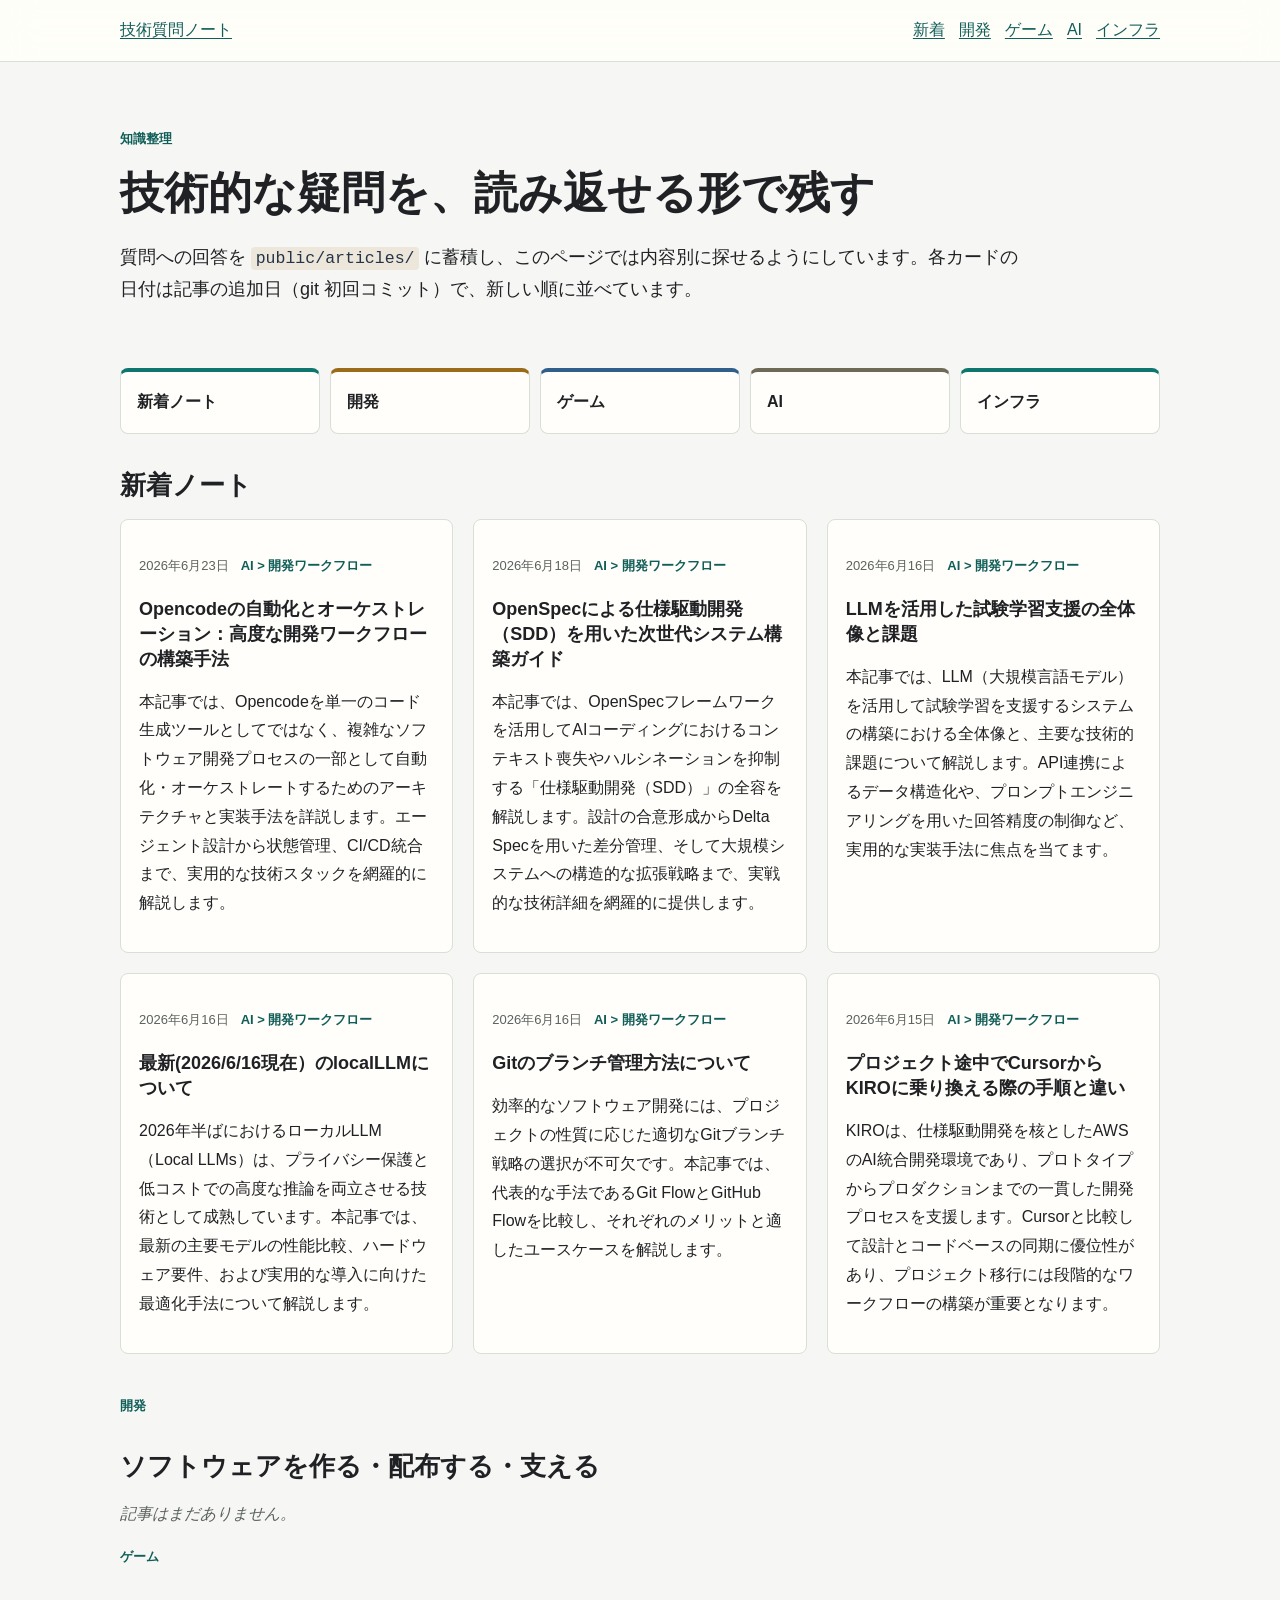
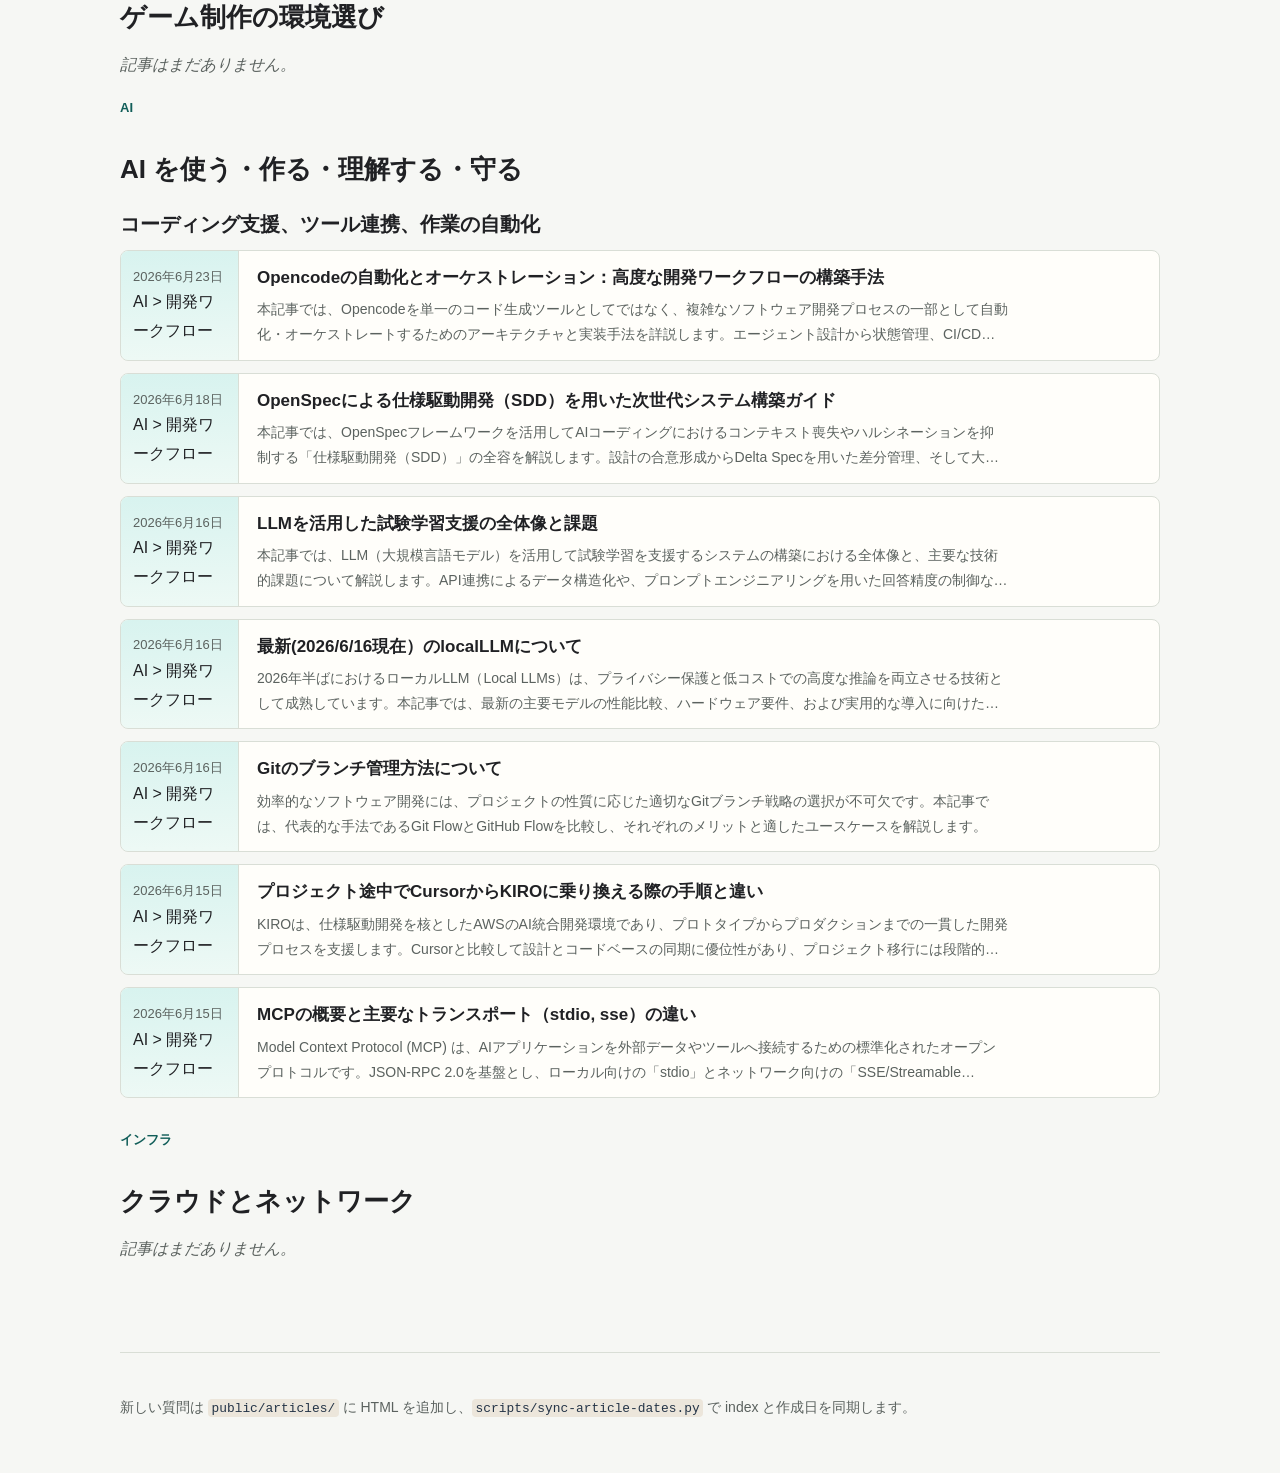
<file: public/index.html>
<!doctype html>
<html lang="ja">

<head>
    <meta charset="utf-8">
    <meta name="viewport" content="width=device-width, initial-scale=1">
    <title>技術質問ノート</title>
    <link rel="stylesheet" href="styles/site.css">
</head>

<body>
    <header class="site-header">
        <div class="header-inner">
            <a class="brand" href="index.html">技術質問ノート</a>
            <nav class="nav" aria-label="カテゴリ">
                <a href="#recent">新着</a>
                <a href="#dev">開発</a>
                <a href="#game">ゲーム</a>
                <a href="#ai">AI</a>
                <a href="#infra">インフラ</a>
            </nav>
        </div>
    </header>

    <main class="page">
        <!-- ヒーローセクション -->
        <section class="hero home-hero">
            <p class="eyebrow">知識整理</p>
            <h1>技術的な疑問を、読み返せる形で残す</h1>
            <p class="lead">質問への回答を <code>public/articles/</code> に蓄積し、このページでは内容別に探せるようにしています。各カードの日付は記事の追加日（git
                初回コミット）で、新しい順に並べています。</p>
        </section>

        <!-- 分類マップ (アンカーリンクカード) -->
        <nav class="section-map" aria-label="セクションマップ">
            <a class="section-map-card" href="#recent">新着ノート</a>
            <a class="section-map-card" href="#dev">開発</a>
            <a class="section-map-card" href="#game">ゲーム</a>
            <a class="section-map-card" href="#ai">AI</a>
            <a class="section-map-card" href="#infra">インフラ</a>
        </nav>

        <!-- 新着記事エリア (グリッドレイアウト) -->
        <section id="recent" class="recent-section">
            <h2>新着ノート</h2>
            <div class="recent-grid">
                <!-- BEGIN_RECENT_ARTICLES (ここがスクリプトにより自動生成されます) -->
            <a class="article-card" href="articles/issue-14-opencodeの自動化について.html">
                <p class="card-meta-row">
                    <time class="article-date" datetime="2026-06-23">2026年6月23日</time>
                    <span class="eyebrow">AI > 開発ワークフロー</span>
                </p>
                <h4>Opencodeの自動化とオーケストレーション：高度な開発ワークフローの構築手法</h4>
                <p>本記事では、Opencodeを単一のコード生成ツールとしてではなく、複雑なソフトウェア開発プロセスの一部として自動化・オーケストレートするためのアーキテクチャと実装手法を詳説します。エージェント設計から状態管理、CI/CD統合まで、実用的な技術スタックを網羅的に解説します。</p>
                <span class="meta"></span>
            </a>
            <a class="article-card" href="articles/issue-12-openspecを使用して新しいシステムを構築する.html">
                <p class="card-meta-row">
                    <time class="article-date" datetime="2026-06-18">2026年6月18日</time>
                    <span class="eyebrow">AI > 開発ワークフロー</span>
                </p>
                <h4>OpenSpecによる仕様駆動開発（SDD）を用いた次世代システム構築ガイド</h4>
                <p>本記事では、OpenSpecフレームワークを活用してAIコーディングにおけるコンテキスト喪失やハルシネーションを抑制する「仕様駆動開発（SDD）」の全容を解説します。設計の合意形成からDelta Specを用いた差分管理、そして大規模システムへの構造的な拡張戦略まで、実戦的な技術詳細を網羅的に提供します。</p>
                <span class="meta"></span>
            </a>
            <a class="article-card" href="articles/issue-7-llmを活用した試験学習支援の全体像と課題.html">
                <p class="card-meta-row">
                    <time class="article-date" datetime="2026-06-16">2026年6月16日</time>
                    <span class="eyebrow">AI > 開発ワークフロー</span>
                </p>
                <h4>LLMを活用した試験学習支援の全体像と課題</h4>
                <p>本記事では、LLM（大規模言語モデル）を活用して試験学習を支援するシステムの構築における全体像と、主要な技術的課題について解説します。API連携によるデータ構造化や、プロンプトエンジニアリングを用いた回答精度の制御など、実用的な実装手法に焦点を当てます。</p>
                <span class="meta"></span>
            </a>
            <a class="article-card" href="articles/issue-8-最新2026616現在のlocalllmについて.html">
                <p class="card-meta-row">
                    <time class="article-date" datetime="2026-06-16">2026年6月16日</time>
                    <span class="eyebrow">AI > 開発ワークフロー</span>
                </p>
                <h4>最新(2026/6/16現在）のlocalLLMについて</h4>
                <p>2026年半ばにおけるローカルLLM（Local LLMs）は、プライバシー保護と低コストでの高度な推論を両立させる技術として成熟しています。本記事では、最新の主要モデルの性能比較、ハードウェア要件、および実用的な導入に向けた最適化手法について解説します。</p>
                <span class="meta"></span>
            </a>
            <a class="article-card" href="articles/issue-9-gitのブランチ管理方法について.html">
                <p class="card-meta-row">
                    <time class="article-date" datetime="2026-06-16">2026年6月16日</time>
                    <span class="eyebrow">AI > 開発ワークフロー</span>
                </p>
                <h4>Gitのブランチ管理方法について</h4>
                <p>効率的なソフトウェア開発には、プロジェクトの性質に応じた適切なGitブランチ戦略の選択が不可欠です。本記事では、代表的な手法であるGit FlowとGitHub Flowを比較し、それぞれのメリットと適したユースケースを解説します。</p>
                <span class="meta"></span>
            </a>
            <a class="article-card" href="articles/aws-kiro-transition-from-cursor.html">
                <p class="card-meta-row">
                    <time class="article-date" datetime="2026-06-15">2026年6月15日</time>
                    <span class="eyebrow">AI > 開発ワークフロー</span>
                </p>
                <h4>プロジェクト途中でCursorからKIROに乗り換える際の手順と違い</h4>
                <p>KIROは、仕様駆動開発を核としたAWSのAI統合開発環境であり、プロトタイプからプロダクションまでの一貫した開発プロセスを支援します。Cursorと比較して設計とコードベースの同期に優位性があり、プロジェクト移行には段階的なワークフローの構築が重要となります。</p>
                <span class="meta"></span>
            </a>
<!-- END_RECENT_ARTICLES -->
            </div>
        </section>

        <!-- 開発ドメインセクション -->
        <section id="dev" class="domain-section">
            <p class="eyebrow">開発</p>
            <h2>ソフトウェアを作る・配布する・支える</h2>
            <!-- BEGIN_DEV_CLUSTERS (ここがスクリプトにより自動生成されます) -->
            <p class="empty-note">記事はまだありません。</p>
<!-- END_DEV_CLUSTERS -->
        </section>

        <!-- ゲームドメインセクション -->
        <section id="game" class="domain-section">
            <p class="eyebrow">ゲーム</p>
            <h2>ゲーム制作の環境選び</h2>
            <!-- BEGIN_GAME_CLUSTERS (ここがスクリプトにより自動生成されます) -->
            <p class="empty-note">記事はまだありません。</p>
<!-- END_GAME_CLUSTERS -->
        </section>

        <!-- AIドメインセクション -->
        <section id="ai" class="domain-section">
            <p class="eyebrow">AI</p>
            <h2>AI を使う・作る・理解する・守る</h2>
            <!-- BEGIN_AI_CLUSTERS (ここがスクリプトにより自動生成されます) -->
            <div class="cluster-block">
                <h3>コーディング支援、ツール連携、作業の自動化</h3>
                <div class="article-row-list">
                    <a class="article-row" href="articles/issue-14-opencodeの自動化について.html">
                        <div class="article-row-aside">
                            <time class="article-date" datetime="2026-06-23">2026年6月23日</time>
                            <span class="article-row-eyebrow">AI > 開発ワークフロー</span>
                        </div>
                        <div class="article-row-main">
                            <span class="article-row-title">Opencodeの自動化とオーケストレーション：高度な開発ワークフローの構築手法</span>
                            <p class="article-row-desc">本記事では、Opencodeを単一のコード生成ツールとしてではなく、複雑なソフトウェア開発プロセスの一部として自動化・オーケストレートするためのアーキテクチャと実装手法を詳説します。エージェント設計から状態管理、CI/CD統合まで、実用的な技術スタックを網羅的に解説します。</p>
                        </div>
                        <span class="article-row-meta"></span>
                    </a>
                    <a class="article-row" href="articles/issue-12-openspecを使用して新しいシステムを構築する.html">
                        <div class="article-row-aside">
                            <time class="article-date" datetime="2026-06-18">2026年6月18日</time>
                            <span class="article-row-eyebrow">AI > 開発ワークフロー</span>
                        </div>
                        <div class="article-row-main">
                            <span class="article-row-title">OpenSpecによる仕様駆動開発（SDD）を用いた次世代システム構築ガイド</span>
                            <p class="article-row-desc">本記事では、OpenSpecフレームワークを活用してAIコーディングにおけるコンテキスト喪失やハルシネーションを抑制する「仕様駆動開発（SDD）」の全容を解説します。設計の合意形成からDelta Specを用いた差分管理、そして大規模システムへの構造的な拡張戦略まで、実戦的な技術詳細を網羅的に提供します。</p>
                        </div>
                        <span class="article-row-meta"></span>
                    </a>
                    <a class="article-row" href="articles/issue-7-llmを活用した試験学習支援の全体像と課題.html">
                        <div class="article-row-aside">
                            <time class="article-date" datetime="2026-06-16">2026年6月16日</time>
                            <span class="article-row-eyebrow">AI > 開発ワークフロー</span>
                        </div>
                        <div class="article-row-main">
                            <span class="article-row-title">LLMを活用した試験学習支援の全体像と課題</span>
                            <p class="article-row-desc">本記事では、LLM（大規模言語モデル）を活用して試験学習を支援するシステムの構築における全体像と、主要な技術的課題について解説します。API連携によるデータ構造化や、プロンプトエンジニアリングを用いた回答精度の制御など、実用的な実装手法に焦点を当てます。</p>
                        </div>
                        <span class="article-row-meta"></span>
                    </a>
                    <a class="article-row" href="articles/issue-8-最新2026616現在のlocalllmについて.html">
                        <div class="article-row-aside">
                            <time class="article-date" datetime="2026-06-16">2026年6月16日</time>
                            <span class="article-row-eyebrow">AI > 開発ワークフロー</span>
                        </div>
                        <div class="article-row-main">
                            <span class="article-row-title">最新(2026/6/16現在）のlocalLLMについて</span>
                            <p class="article-row-desc">2026年半ばにおけるローカルLLM（Local LLMs）は、プライバシー保護と低コストでの高度な推論を両立させる技術として成熟しています。本記事では、最新の主要モデルの性能比較、ハードウェア要件、および実用的な導入に向けた最適化手法について解説します。</p>
                        </div>
                        <span class="article-row-meta"></span>
                    </a>
                    <a class="article-row" href="articles/issue-9-gitのブランチ管理方法について.html">
                        <div class="article-row-aside">
                            <time class="article-date" datetime="2026-06-16">2026年6月16日</time>
                            <span class="article-row-eyebrow">AI > 開発ワークフロー</span>
                        </div>
                        <div class="article-row-main">
                            <span class="article-row-title">Gitのブランチ管理方法について</span>
                            <p class="article-row-desc">効率的なソフトウェア開発には、プロジェクトの性質に応じた適切なGitブランチ戦略の選択が不可欠です。本記事では、代表的な手法であるGit FlowとGitHub Flowを比較し、それぞれのメリットと適したユースケースを解説します。</p>
                        </div>
                        <span class="article-row-meta"></span>
                    </a>
                    <a class="article-row" href="articles/aws-kiro-transition-from-cursor.html">
                        <div class="article-row-aside">
                            <time class="article-date" datetime="2026-06-15">2026年6月15日</time>
                            <span class="article-row-eyebrow">AI > 開発ワークフロー</span>
                        </div>
                        <div class="article-row-main">
                            <span class="article-row-title">プロジェクト途中でCursorからKIROに乗り換える際の手順と違い</span>
                            <p class="article-row-desc">KIROは、仕様駆動開発を核としたAWSのAI統合開発環境であり、プロトタイプからプロダクションまでの一貫した開発プロセスを支援します。Cursorと比較して設計とコードベースの同期に優位性があり、プロジェクト移行には段階的なワークフローの構築が重要となります。</p>
                        </div>
                        <span class="article-row-meta"></span>
                    </a>
                    <a class="article-row" href="articles/mcp-overview-transports.html">
                        <div class="article-row-aside">
                            <time class="article-date" datetime="2026-06-15">2026年6月15日</time>
                            <span class="article-row-eyebrow">AI > 開発ワークフロー</span>
                        </div>
                        <div class="article-row-main">
                            <span class="article-row-title">MCPの概要と主要なトランスポート（stdio, sse）の違い</span>
                            <p class="article-row-desc">Model Context Protocol (MCP) は、AIアプリケーションを外部データやツールへ接続するための標準化されたオープンプロトコルです。JSON-RPC 2.0を基盤とし、ローカル向けの「stdio」とネットワーク向けの「SSE/Streamable HTTP」という主要なトランスポート方式を提供します。このプロトコルの採用により、開発者は各モデルごとに個別の統合を行う必要がなくなり、拡張性の高いシステム構築が可能になります。</p>
                        </div>
                        <span class="article-row-meta"></span>
                    </a>
                </div>
            </div>
<!-- END_AI_CLUSTERS -->
        </section>

        <!-- インフラドメインセクション -->
        <section id="infra" class="domain-section">
            <p class="eyebrow">インフラ</p>
            <h2>クラウドとネットワーク</h2>
            <!-- BEGIN_INFRA_CLUSTERS (ここがスクリプトにより自動生成されます) -->
            <p class="empty-note">記事はまだありません。</p>
<!-- END_INFRA_CLUSTERS -->
        </section>

    </main>

    <footer class="site-footer">
        <p>新しい質問は <code>public/articles/</code> に HTML を追加し、<code>scripts/sync-article-dates.py</code> で index と作成日を同期します。</p>
    </footer>
</body>

</html>
</file>
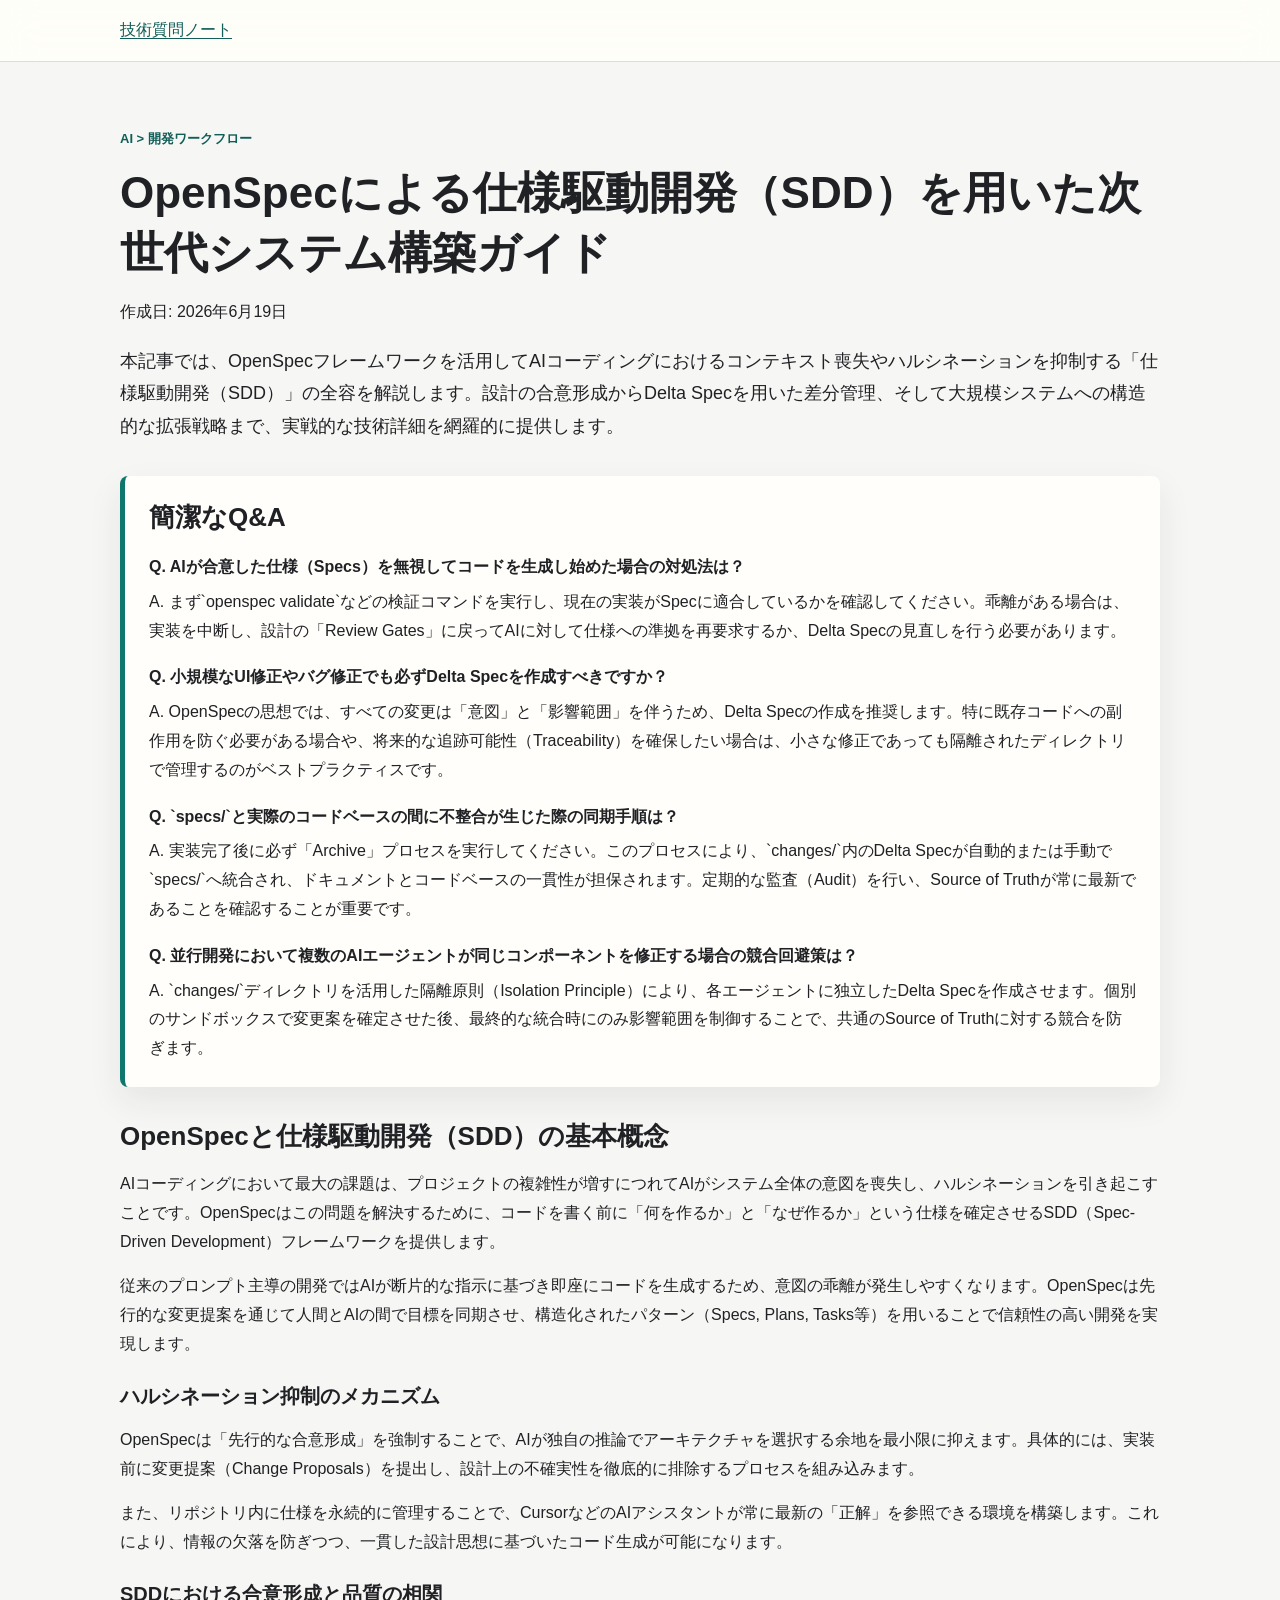
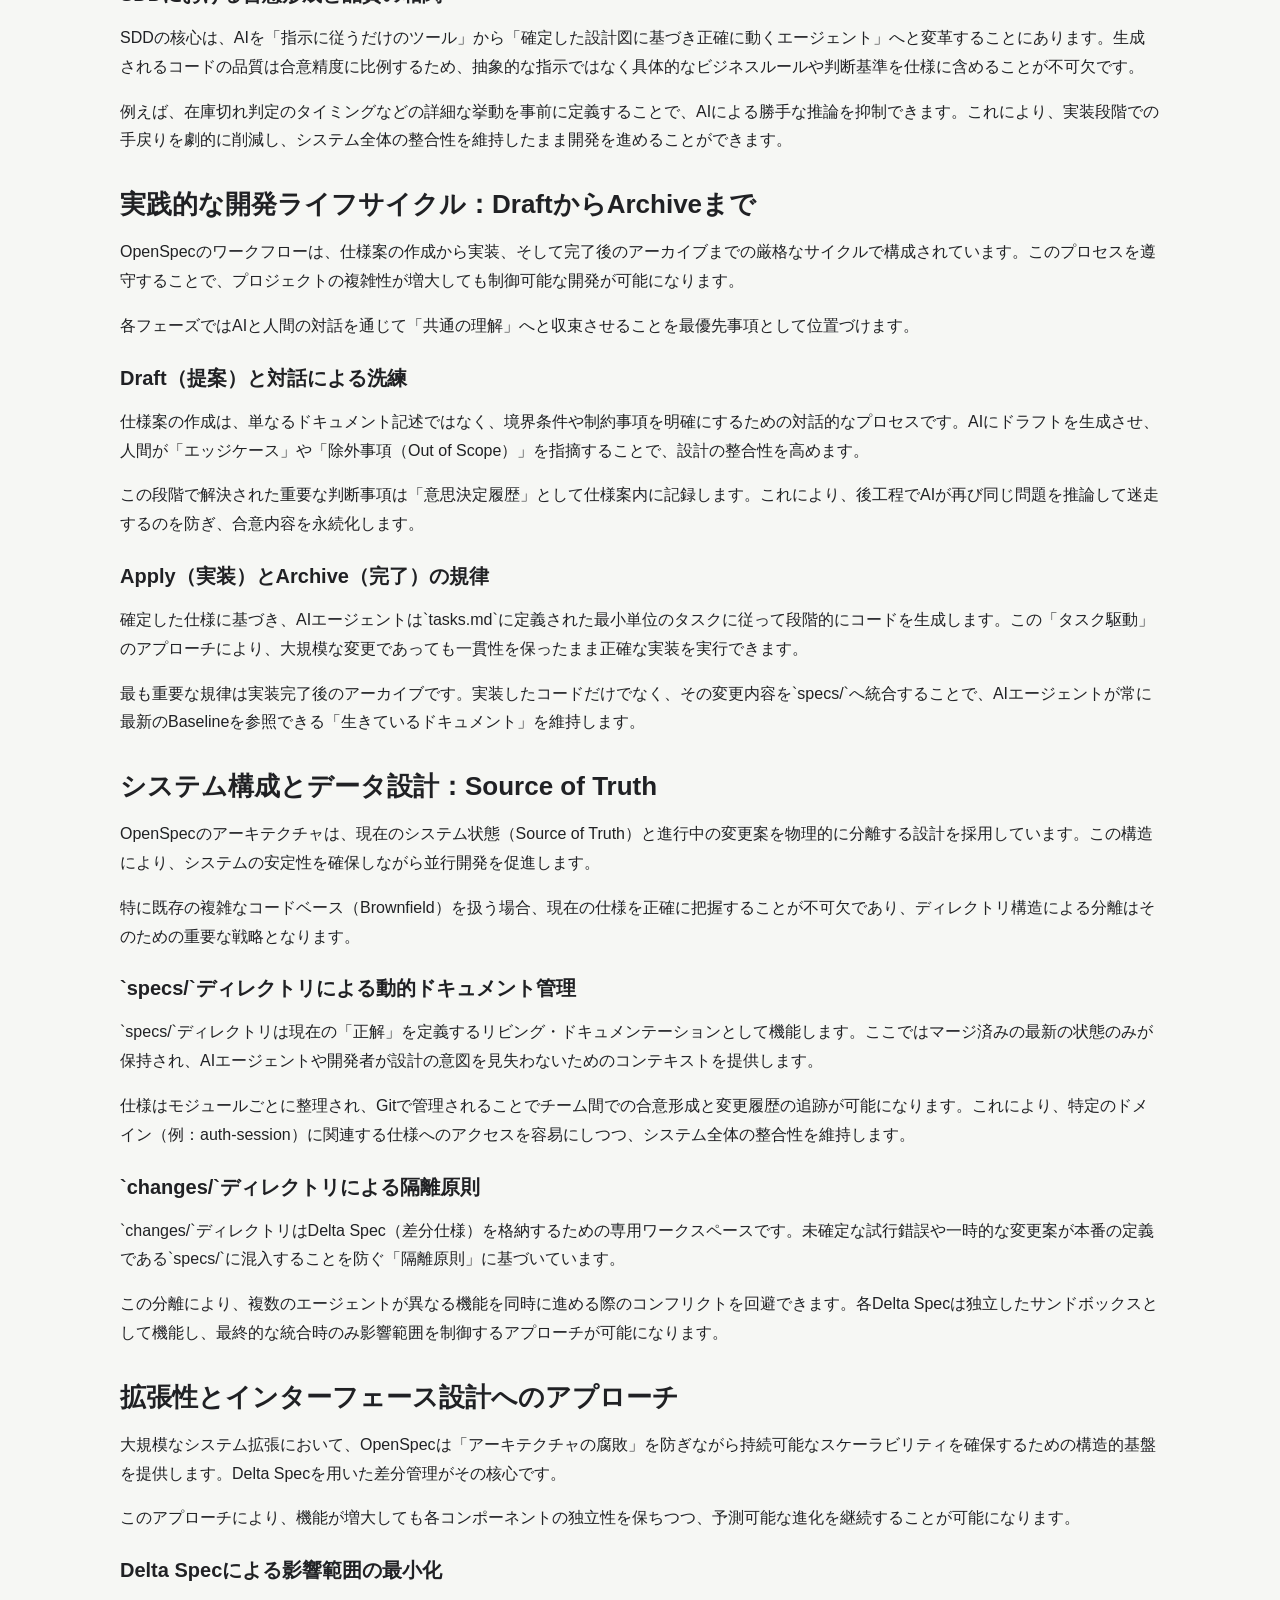
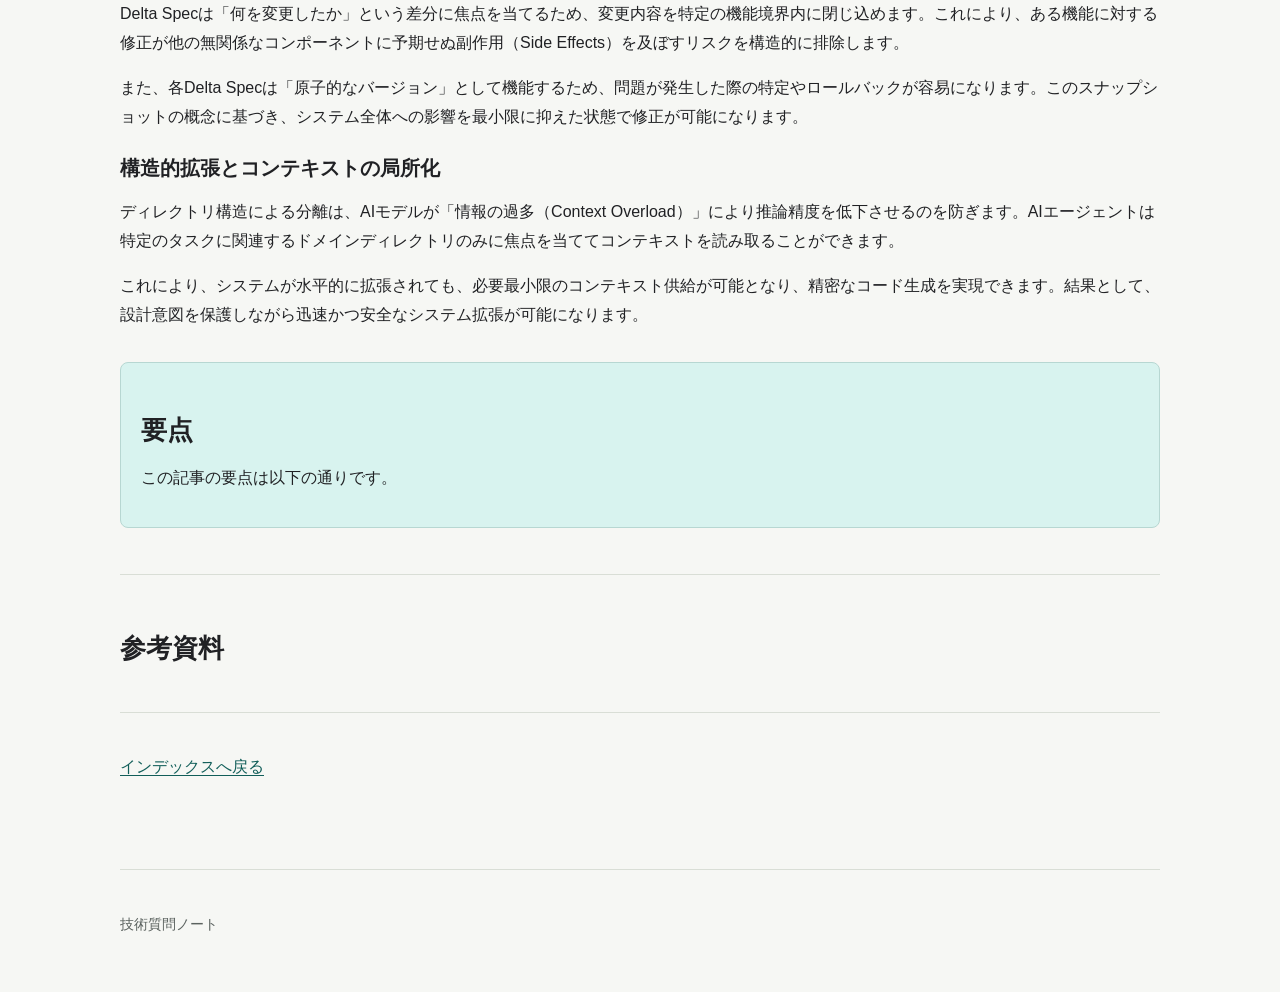
<file: public/articles/issue-12-openspecを使用して新しいシステムを構築する.html>
<!doctype html>
<html lang="ja">

<head>
    <meta charset="utf-8">
    <meta name="viewport" content="width=device-width, initial-scale=1">
    <title>OpenSpecによる仕様駆動開発（SDD）を用いた次世代システム構築ガイド | 技術質問ノート</title>
    <link rel="stylesheet" href="../styles/site.css">
</head>

<body>
    <header class="site-header">
        <div class="header-inner">
            <a class="brand" href="../index.html">技術質問ノート</a>
        </div>
    </header>

    <main class="page">
        <article>
            
            <!-- ① ヒーローエリア -->
            <header class="hero">
                <p class="eyebrow">AI > 開発ワークフロー</p>
                <h1>OpenSpecによる仕様駆動開発（SDD）を用いた次世代システム構築ガイド</h1>
                <p class="article-created"><time datetime="2026-06-19">作成日: 2026年6月19日</time></p>
                <p class="lead">本記事では、OpenSpecフレームワークを活用してAIコーディングにおけるコンテキスト喪失やハルシネーションを抑制する「仕様駆動開発（SDD）」の全容を解説します。設計の合意形成からDelta Specを用いた差分管理、そして大規模システムへの構造的な拡張戦略まで、実戦的な技術詳細を網羅的に提供します。</p>
            </header>

            <!-- ② 簡潔なQ&Aセクション -->
            <section class="qa" aria-labelledby="quick-answer">
                <h2 id="quick-answer">簡潔なQ&amp;A</h2>
                <dl>
                    
                    <dt>Q. AIが合意した仕様（Specs）を無視してコードを生成し始めた場合の対処法は？</dt>
                    <dd>A. まず`openspec validate`などの検証コマンドを実行し、現在の実装がSpecに適合しているかを確認してください。乖離がある場合は、実装を中断し、設計の「Review Gates」に戻ってAIに対して仕様への準拠を再要求するか、Delta Specの見直しを行う必要があります。</dd>
                    
                    <dt>Q. 小規模なUI修正やバグ修正でも必ずDelta Specを作成すべきですか？</dt>
                    <dd>A. OpenSpecの思想では、すべての変更は「意図」と「影響範囲」を伴うため、Delta Specの作成を推奨します。特に既存コードへの副作用を防ぐ必要がある場合や、将来的な追跡可能性（Traceability）を確保したい場合は、小さな修正であっても隔離されたディレクトリで管理するのがベストプラクティスです。</dd>
                    
                    <dt>Q. `specs/`と実際のコードベースの間に不整合が生じた際の同期手順は？</dt>
                    <dd>A. 実装完了後に必ず「Archive」プロセスを実行してください。このプロセスにより、`changes/`内のDelta Specが自動的または手動で`specs/`へ統合され、ドキュメントとコードベースの一貫性が担保されます。定期的な監査（Audit）を行い、Source of Truthが常に最新であることを確認することが重要です。</dd>
                    
                    <dt>Q. 並行開発において複数のAIエージェントが同じコンポーネントを修正する場合の競合回避策は？</dt>
                    <dd>A. `changes/`ディレクトリを活用した隔離原則（Isolation Principle）により、各エージェントに独立したDelta Specを作成させます。個別のサンドボックスで変更案を確定させた後、最終的な統合時にのみ影響範囲を制御することで、共通のSource of Truthに対する競合を防ぎます。</dd>
                    
                </dl>
            </section>

            <!-- ③ 本文セクション群 -->
            
            <h2>OpenSpecと仕様駆動開発（SDD）の基本概念</h2>
            
            <p>AIコーディングにおいて最大の課題は、プロジェクトの複雑性が増すにつれてAIがシステム全体の意図を喪失し、ハルシネーションを引き起こすことです。OpenSpecはこの問題を解決するために、コードを書く前に「何を作るか」と「なぜ作るか」という仕様を確定させるSDD（Spec-Driven Development）フレームワークを提供します。</p>
            
            <p>従来のプロンプト主導の開発ではAIが断片的な指示に基づき即座にコードを生成するため、意図の乖離が発生しやすくなります。OpenSpecは先行的な変更提案を通じて人間とAIの間で目標を同期させ、構造化されたパターン（Specs, Plans, Tasks等）を用いることで信頼性の高い開発を実現します。</p>
            
            
            
            
            <h3>ハルシネーション抑制のメカニズム</h3>
            
            <p>OpenSpecは「先行的な合意形成」を強制することで、AIが独自の推論でアーキテクチャを選択する余地を最小限に抑えます。具体的には、実装前に変更提案（Change Proposals）を提出し、設計上の不確実性を徹底的に排除するプロセスを組み込みます。</p>
            
            <p>また、リポジトリ内に仕様を永続的に管理することで、CursorなどのAIアシスタントが常に最新の「正解」を参照できる環境を構築します。これにより、情報の欠落を防ぎつつ、一貫した設計思想に基づいたコード生成が可能になります。</p>
            
            
            <h3>SDDにおける合意形成と品質の相関</h3>
            
            <p>SDDの核心は、AIを「指示に従うだけのツール」から「確定した設計図に基づき正確に動くエージェント」へと変革することにあります。生成されるコードの品質は合意精度に比例するため、抽象的な指示ではなく具体的なビジネスルールや判断基準を仕様に含めることが不可欠です。</p>
            
            <p>例えば、在庫切れ判定のタイミングなどの詳細な挙動を事前に定義することで、AIによる勝手な推論を抑制できます。これにより、実装段階での手戻りを劇的に削減し、システム全体の整合性を維持したまま開発を進めることができます。</p>
            
            
            
            
            <h2>実践的な開発ライフサイクル：DraftからArchiveまで</h2>
            
            <p>OpenSpecのワークフローは、仕様案の作成から実装、そして完了後のアーカイブまでの厳格なサイクルで構成されています。このプロセスを遵守することで、プロジェクトの複雑性が増大しても制御可能な開発が可能になります。</p>
            
            <p>各フェーズではAIと人間の対話を通じて「共通の理解」へと収束させることを最優先事項として位置づけます。</p>
            
            
            
            
            <h3>Draft（提案）と対話による洗練</h3>
            
            <p>仕様案の作成は、単なるドキュメント記述ではなく、境界条件や制約事項を明確にするための対話的なプロセスです。AIにドラフトを生成させ、人間が「エッジケース」や「除外事項（Out of Scope）」を指摘することで、設計の整合性を高めます。</p>
            
            <p>この段階で解決された重要な判断事項は「意思決定履歴」として仕様案内に記録します。これにより、後工程でAIが再び同じ問題を推論して迷走するのを防ぎ、合意内容を永続化します。</p>
            
            
            <h3>Apply（実装）とArchive（完了）の規律</h3>
            
            <p>確定した仕様に基づき、AIエージェントは`tasks.md`に定義された最小単位のタスクに従って段階的にコードを生成します。この「タスク駆動」のアプローチにより、大規模な変更であっても一貫性を保ったまま正確な実装を実行できます。</p>
            
            <p>最も重要な規律は実装完了後のアーカイブです。実装したコードだけでなく、その変更内容を`specs/`へ統合することで、AIエージェントが常に最新のBaselineを参照できる「生きているドキュメント」を維持します。</p>
            
            
            
            
            <h2>システム構成とデータ設計：Source of Truth</h2>
            
            <p>OpenSpecのアーキテクチャは、現在のシステム状態（Source of Truth）と進行中の変更案を物理的に分離する設計を採用しています。この構造により、システムの安定性を確保しながら並行開発を促進します。</p>
            
            <p>特に既存の複雑なコードベース（Brownfield）を扱う場合、現在の仕様を正確に把握することが不可欠であり、ディレクトリ構造による分離はそのための重要な戦略となります。</p>
            
            
            
            
            <h3>`specs/`ディレクトリによる動的ドキュメント管理</h3>
            
            <p>`specs/`ディレクトリは現在の「正解」を定義するリビング・ドキュメンテーションとして機能します。ここではマージ済みの最新の状態のみが保持され、AIエージェントや開発者が設計の意図を見失わないためのコンテキストを提供します。</p>
            
            <p>仕様はモジュールごとに整理され、Gitで管理されることでチーム間での合意形成と変更履歴の追跡が可能になります。これにより、特定のドメイン（例：auth-session）に関連する仕様へのアクセスを容易にしつつ、システム全体の整合性を維持します。</p>
            
            
            <h3>`changes/`ディレクトリによる隔離原則</h3>
            
            <p>`changes/`ディレクトリはDelta Spec（差分仕様）を格納するための専用ワークスペースです。未確定な試行錯誤や一時的な変更案が本番の定義である`specs/`に混入することを防ぐ「隔離原則」に基づいています。</p>
            
            <p>この分離により、複数のエージェントが異なる機能を同時に進める際のコンフリクトを回避できます。各Delta Specは独立したサンドボックスとして機能し、最終的な統合時のみ影響範囲を制御するアプローチが可能になります。</p>
            
            
            
            
            <h2>拡張性とインターフェース設計へのアプローチ</h2>
            
            <p>大規模なシステム拡張において、OpenSpecは「アーキテクチャの腐敗」を防ぎながら持続可能なスケーラビリティを確保するための構造的基盤を提供します。Delta Specを用いた差分管理がその核心です。</p>
            
            <p>このアプローチにより、機能が増大しても各コンポーネントの独立性を保ちつつ、予測可能な進化を継続することが可能になります。</p>
            
            
            
            
            <h3>Delta Specによる影響範囲の最小化</h3>
            
            <p>Delta Specは「何を変更したか」という差分に焦点を当てるため、変更内容を特定の機能境界内に閉じ込めます。これにより、ある機能に対する修正が他の無関係なコンポーネントに予期せぬ副作用（Side Effects）を及ぼすリスクを構造的に排除します。</p>
            
            <p>また、各Delta Specは「原子的なバージョン」として機能するため、問題が発生した際の特定やロールバックが容易になります。このスナップショットの概念に基づき、システム全体への影響を最小限に抑えた状態で修正が可能になります。</p>
            
            
            <h3>構造的拡張とコンテキストの局所化</h3>
            
            <p>ディレクトリ構造による分離は、AIモデルが「情報の過多（Context Overload）」により推論精度を低下させるのを防ぎます。AIエージェントは特定のタスクに関連するドメインディレクトリのみに焦点を当ててコンテキストを読み取ることができます。</p>
            
            <p>これにより、システムが水平的に拡張されても、必要最小限のコンテキスト供給が可能となり、精密なコード生成を実現できます。結果として、設計意図を保護しながら迅速かつ安全なシステム拡張が可能になります。</p>
            
            
            
            
            <h2></h2>
            
            
            
            

            <!-- ④ 要点セクション -->
            <section class="note">
                <h2>要点</h2>
                <p>この記事の要点は以下の通りです。</p>
                <ul>
                    
                </ul>
            </section>

            <!-- ⑤ 参考資料セクション -->
            <section class="related" aria-label="参考資料">
                <h2>参考資料</h2>
                <ul>
                    
                </ul>
            </section>

            <!-- ⑥ 関連ナビゲーション -->
            <nav class="related" aria-label="関連リンク">
                <p><a href="../index.html">インデックスへ戻る</a></p>
            </nav>

        </article>
    </main>

    <footer class="site-footer">
        <p>技術質問ノート</p>
    </footer>
</body>

</html>
</file>
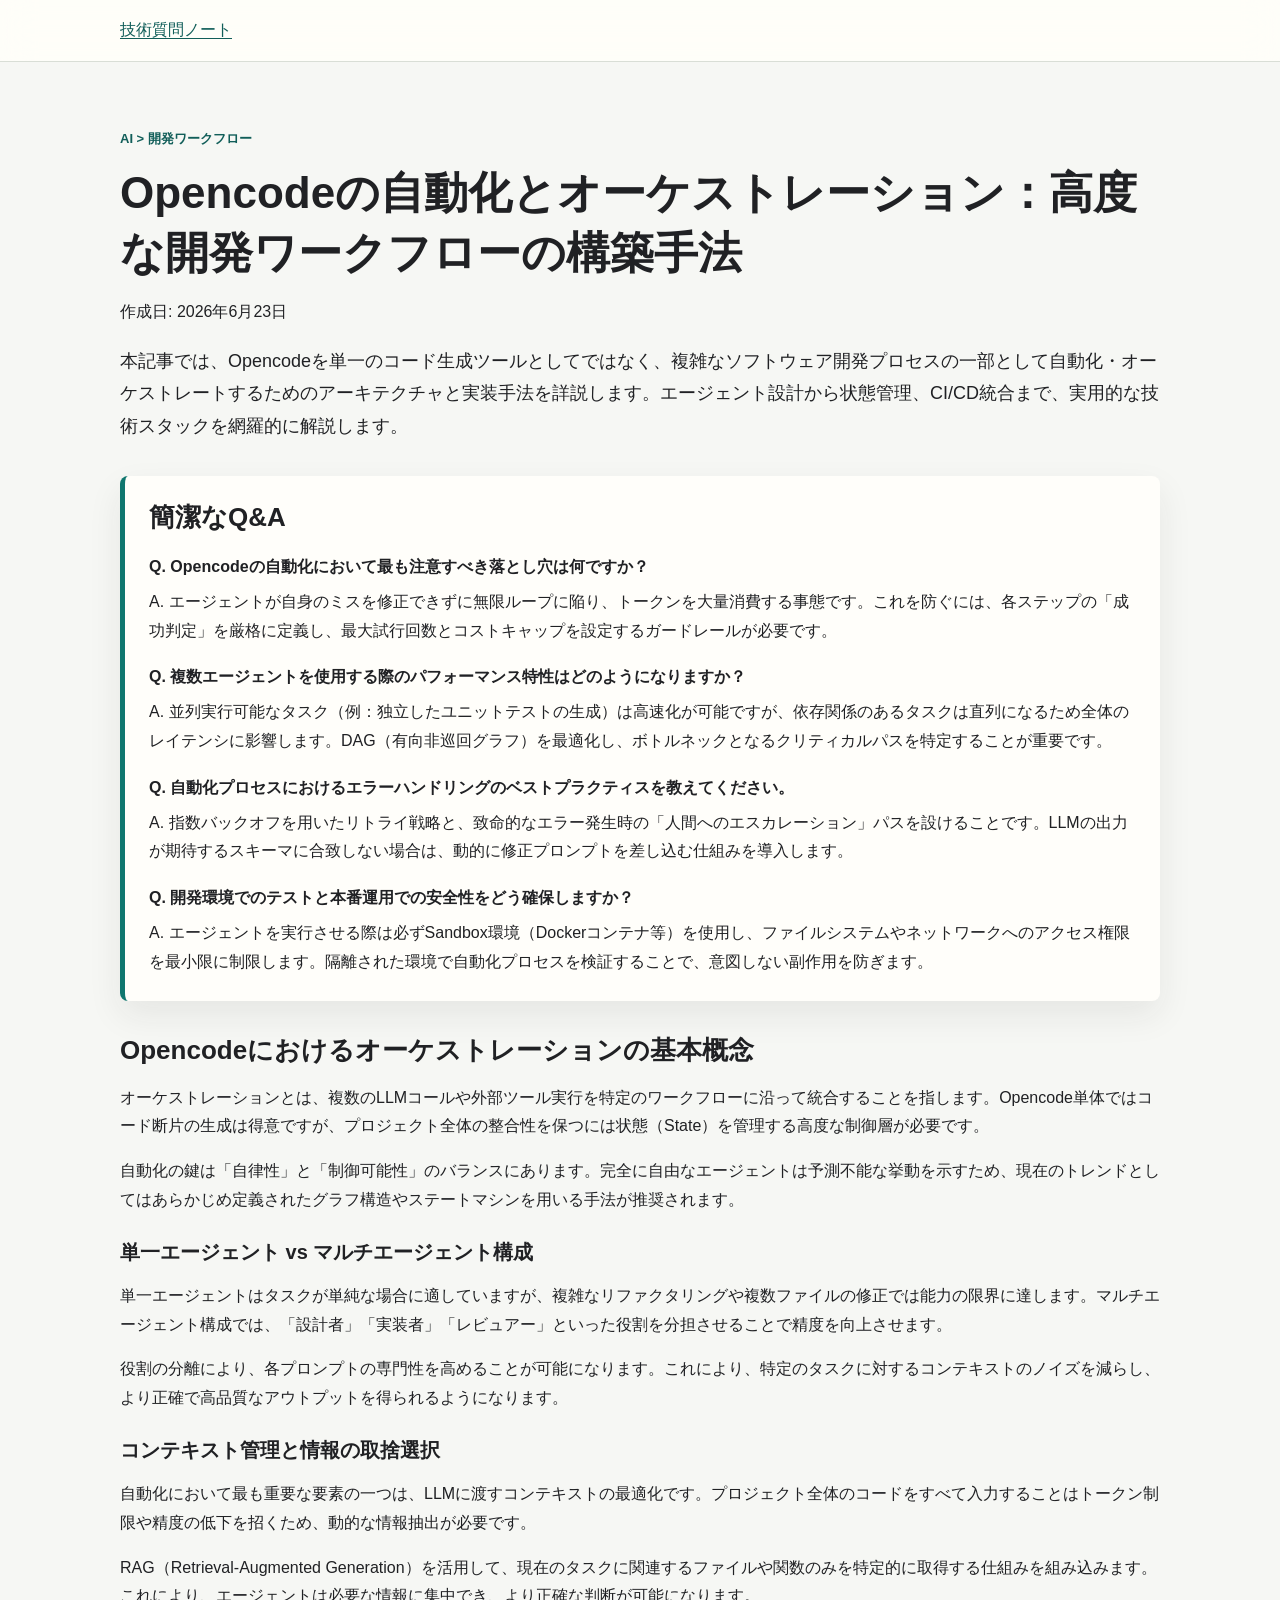
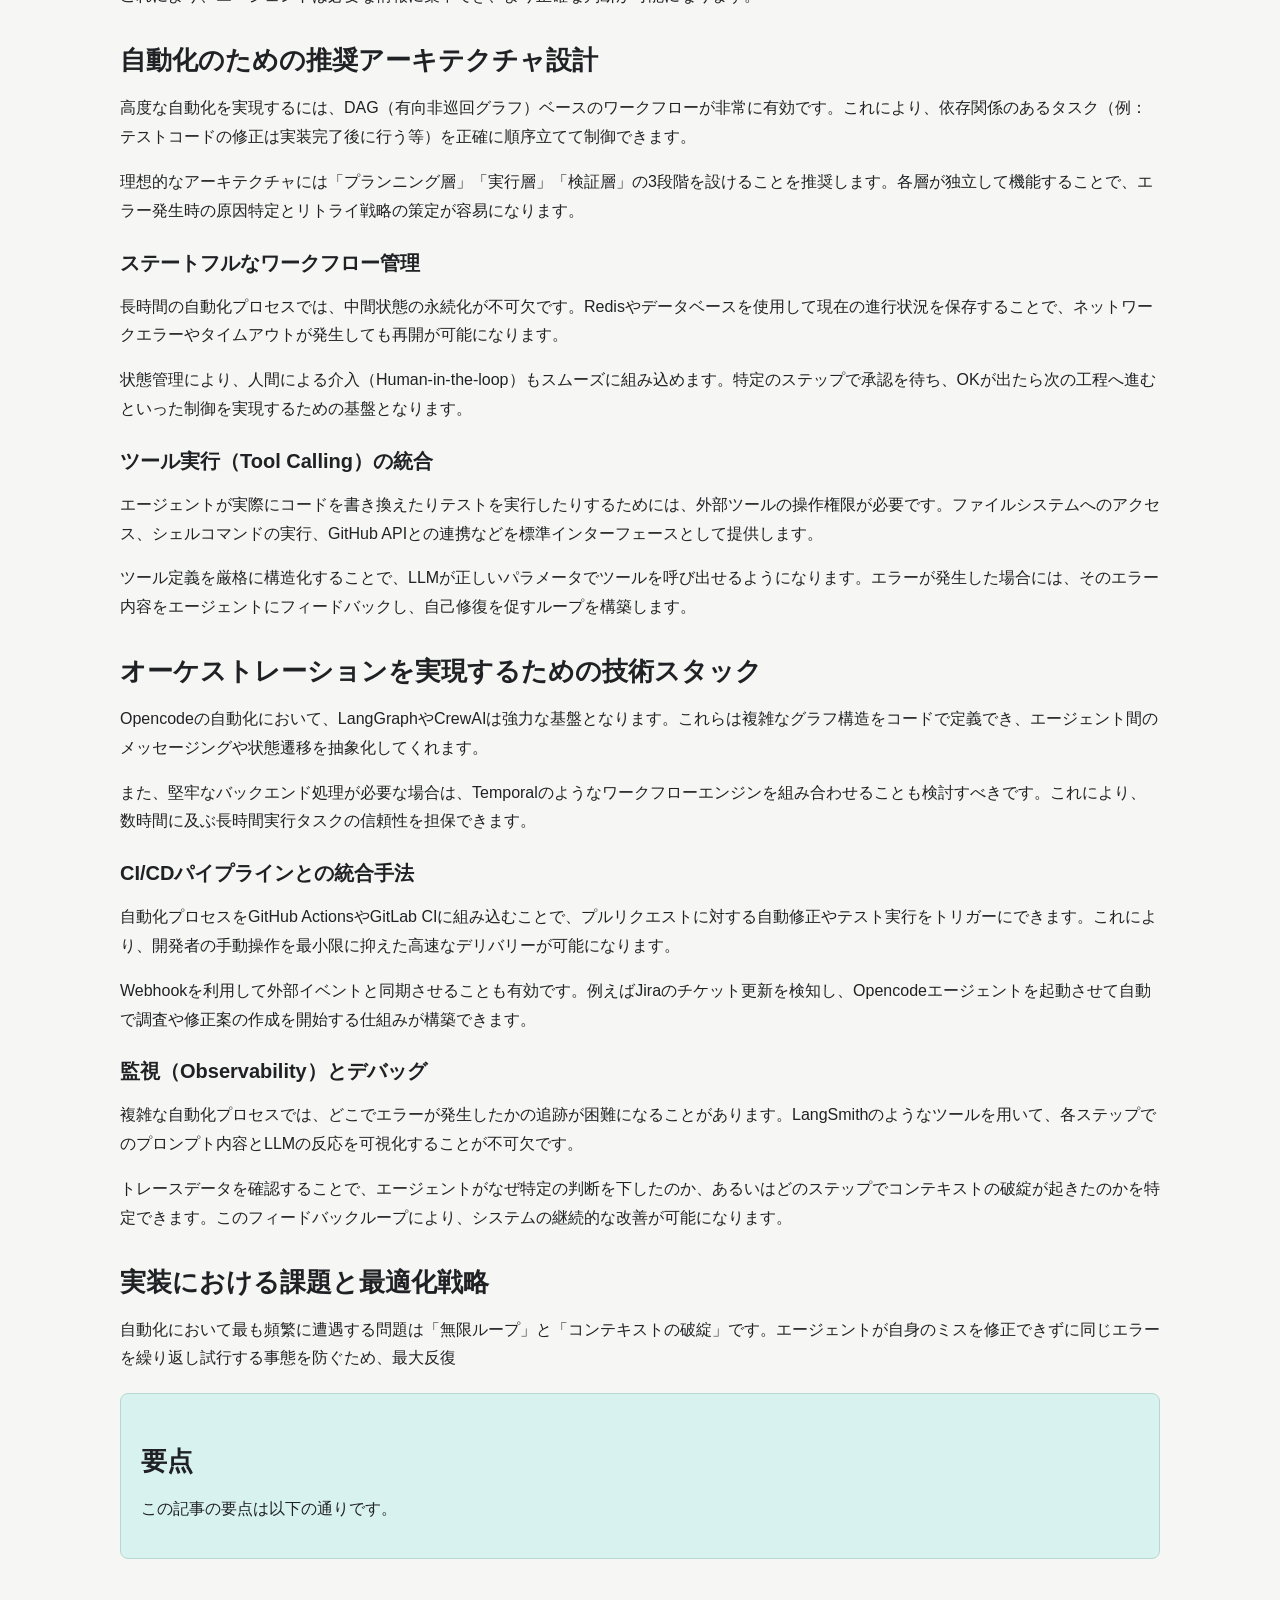
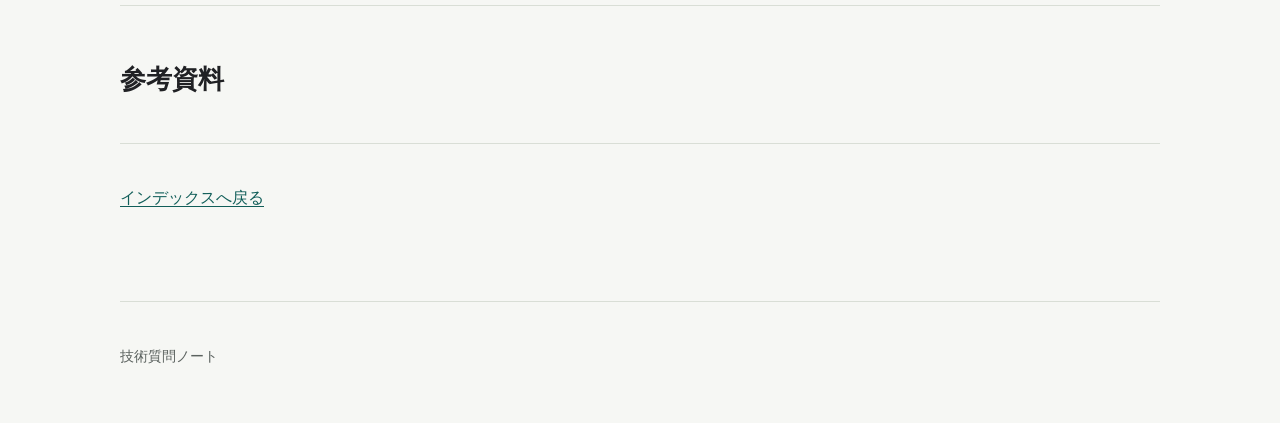
<file: public/articles/issue-14-opencodeの自動化について.html>
<!doctype html>
<html lang="ja">

<head>
    <meta charset="utf-8">
    <meta name="viewport" content="width=device-width, initial-scale=1">
    <title>Opencodeの自動化とオーケストレーション：高度な開発ワークフローの構築手法 | 技術質問ノート</title>
    <link rel="stylesheet" href="../styles/site.css">
</head>

<body>
    <header class="site-header">
        <div class="header-inner">
            <a class="brand" href="../index.html">技術質問ノート</a>
        </div>
    </header>

    <main class="page">
        <article>
            
            <!-- ① ヒーローエリア -->
            <header class="hero">
                <p class="eyebrow">AI > 開発ワークフロー</p>
                <h1>Opencodeの自動化とオーケストレーション：高度な開発ワークフローの構築手法</h1>
                <p class="article-created"><time datetime="2026-06-23">作成日: 2026年6月23日</time></p>
                <p class="lead">本記事では、Opencodeを単一のコード生成ツールとしてではなく、複雑なソフトウェア開発プロセスの一部として自動化・オーケストレートするためのアーキテクチャと実装手法を詳説します。エージェント設計から状態管理、CI/CD統合まで、実用的な技術スタックを網羅的に解説します。</p>
            </header>

            <!-- ② 簡潔なQ&Aセクション -->
            <section class="qa" aria-labelledby="quick-answer">
                <h2 id="quick-answer">簡潔なQ&amp;A</h2>
                <dl>
                    
                    <dt>Q. Opencodeの自動化において最も注意すべき落とし穴は何ですか？</dt>
                    <dd>A. エージェントが自身のミスを修正できずに無限ループに陥り、トークンを大量消費する事態です。これを防ぐには、各ステップの「成功判定」を厳格に定義し、最大試行回数とコストキャップを設定するガードレールが必要です。</dd>
                    
                    <dt>Q. 複数エージェントを使用する際のパフォーマンス特性はどのようになりますか？</dt>
                    <dd>A. 並列実行可能なタスク（例：独立したユニットテストの生成）は高速化が可能ですが、依存関係のあるタスクは直列になるため全体のレイテンシに影響します。DAG（有向非巡回グラフ）を最適化し、ボトルネックとなるクリティカルパスを特定することが重要です。</dd>
                    
                    <dt>Q. 自動化プロセスにおけるエラーハンドリングのベストプラクティスを教えてください。</dt>
                    <dd>A. 指数バックオフを用いたリトライ戦略と、致命的なエラー発生時の「人間へのエスカレーション」パスを設けることです。LLMの出力が期待するスキーマに合致しない場合は、動的に修正プロンプトを差し込む仕組みを導入します。</dd>
                    
                    <dt>Q. 開発環境でのテストと本番運用での安全性をどう確保しますか？</dt>
                    <dd>A. エージェントを実行させる際は必ずSandbox環境（Dockerコンテナ等）を使用し、ファイルシステムやネットワークへのアクセス権限を最小限に制限します。隔離された環境で自動化プロセスを検証することで、意図しない副作用を防ぎます。</dd>
                    
                </dl>
            </section>

            <!-- ③ 本文セクション群 -->
            
            <h2>Opencodeにおけるオーケストレーションの基本概念</h2>
            
            <p>オーケストレーションとは、複数のLLMコールや外部ツール実行を特定のワークフローに沿って統合することを指します。Opencode単体ではコード断片の生成は得意ですが、プロジェクト全体の整合性を保つには状態（State）を管理する高度な制御層が必要です。</p>
            
            <p>自動化の鍵は「自律性」と「制御可能性」のバランスにあります。完全に自由なエージェントは予測不能な挙動を示すため、現在のトレンドとしてはあらかじめ定義されたグラフ構造やステートマシンを用いる手法が推奨されます。</p>
            
            
            
            
            <h3>単一エージェント vs マルチエージェント構成</h3>
            
            <p>単一エージェントはタスクが単純な場合に適していますが、複雑なリファクタリングや複数ファイルの修正では能力の限界に達します。マルチエージェント構成では、「設計者」「実装者」「レビュアー」といった役割を分担させることで精度を向上させます。</p>
            
            <p>役割の分離により、各プロンプトの専門性を高めることが可能になります。これにより、特定のタスクに対するコンテキストのノイズを減らし、より正確で高品質なアウトプットを得られるようになります。</p>
            
            
            <h3>コンテキスト管理と情報の取捨選択</h3>
            
            <p>自動化において最も重要な要素の一つは、LLMに渡すコンテキストの最適化です。プロジェクト全体のコードをすべて入力することはトークン制限や精度の低下を招くため、動的な情報抽出が必要です。</p>
            
            <p>RAG（Retrieval-Augmented Generation）を活用して、現在のタスクに関連するファイルや関数のみを特定的に取得する仕組みを組み込みます。これにより、エージェントは必要な情報に集中でき、より正確な判断が可能になります。</p>
            
            
            
            
            <h2>自動化のための推奨アーキテクチャ設計</h2>
            
            <p>高度な自動化を実現するには、DAG（有向非巡回グラフ）ベースのワークフローが非常に有効です。これにより、依存関係のあるタスク（例：テストコードの修正は実装完了後に行う等）を正確に順序立てて制御できます。</p>
            
            <p>理想的なアーキテクチャには「プランニング層」「実行層」「検証層」の3段階を設けることを推奨します。各層が独立して機能することで、エラー発生時の原因特定とリトライ戦略の策定が容易になります。</p>
            
            
            
            
            <h3>ステートフルなワークフロー管理</h3>
            
            <p>長時間の自動化プロセスでは、中間状態の永続化が不可欠です。Redisやデータベースを使用して現在の進行状況を保存することで、ネットワークエラーやタイムアウトが発生しても再開が可能になります。</p>
            
            <p>状態管理により、人間による介入（Human-in-the-loop）もスムーズに組み込めます。特定のステップで承認を待ち、OKが出たら次の工程へ進むといった制御を実現するための基盤となります。</p>
            
            
            <h3>ツール実行（Tool Calling）の統合</h3>
            
            <p>エージェントが実際にコードを書き換えたりテストを実行したりするためには、外部ツールの操作権限が必要です。ファイルシステムへのアクセス、シェルコマンドの実行、GitHub APIとの連携などを標準インターフェースとして提供します。</p>
            
            <p>ツール定義を厳格に構造化することで、LLMが正しいパラメータでツールを呼び出せるようになります。エラーが発生した場合には、そのエラー内容をエージェントにフィードバックし、自己修復を促すループを構築します。</p>
            
            
            
            
            <h2>オーケストレーションを実現するための技術スタック</h2>
            
            <p>Opencodeの自動化において、LangGraphやCrewAIは強力な基盤となります。これらは複雑なグラフ構造をコードで定義でき、エージェント間のメッセージングや状態遷移を抽象化してくれます。</p>
            
            <p>また、堅牢なバックエンド処理が必要な場合は、Temporalのようなワークフローエンジンを組み合わせることも検討すべきです。これにより、数時間に及ぶ長時間実行タスクの信頼性を担保できます。</p>
            
            
            
            
            <h3>CI/CDパイプラインとの統合手法</h3>
            
            <p>自動化プロセスをGitHub ActionsやGitLab CIに組み込むことで、プルリクエストに対する自動修正やテスト実行をトリガーにできます。これにより、開発者の手動操作を最小限に抑えた高速なデリバリーが可能になります。</p>
            
            <p>Webhookを利用して外部イベントと同期させることも有効です。例えばJiraのチケット更新を検知し、Opencodeエージェントを起動させて自動で調査や修正案の作成を開始する仕組みが構築できます。</p>
            
            
            <h3>監視（Observability）とデバッグ</h3>
            
            <p>複雑な自動化プロセスでは、どこでエラーが発生したかの追跡が困難になることがあります。LangSmithのようなツールを用いて、各ステップでのプロンプト内容とLLMの反応を可視化することが不可欠です。</p>
            
            <p>トレースデータを確認することで、エージェントがなぜ特定の判断を下したのか、あるいはどのステップでコンテキストの破綻が起きたのかを特定できます。このフィードバックループにより、システムの継続的な改善が可能になります。</p>
            
            
            
            
            <h2>実装における課題と最適化戦略</h2>
            
            <p>自動化において最も頻繁に遭遇する問題は「無限ループ」と「コンテキストの破綻」です。エージェントが自身のミスを修正できずに同じエラーを繰り返し試行する事態を防ぐため、最大反復</p>
            
            
            
            

            <!-- ④ 要点セクション -->
            <section class="note">
                <h2>要点</h2>
                <p>この記事の要点は以下の通りです。</p>
                <ul>
                    
                </ul>
            </section>

            <!-- ⑤ 参考資料セクション -->
            <section class="related" aria-label="参考資料">
                <h2>参考資料</h2>
                <ul>
                    
                </ul>
            </section>

            <!-- ⑥ 関連ナビゲーション -->
            <nav class="related" aria-label="関連リンク">
                <p><a href="../index.html">インデックスへ戻る</a></p>
            </nav>

        </article>
    </main>

    <footer class="site-footer">
        <p>技術質問ノート</p>
    </footer>
</body>

</html>
</file>
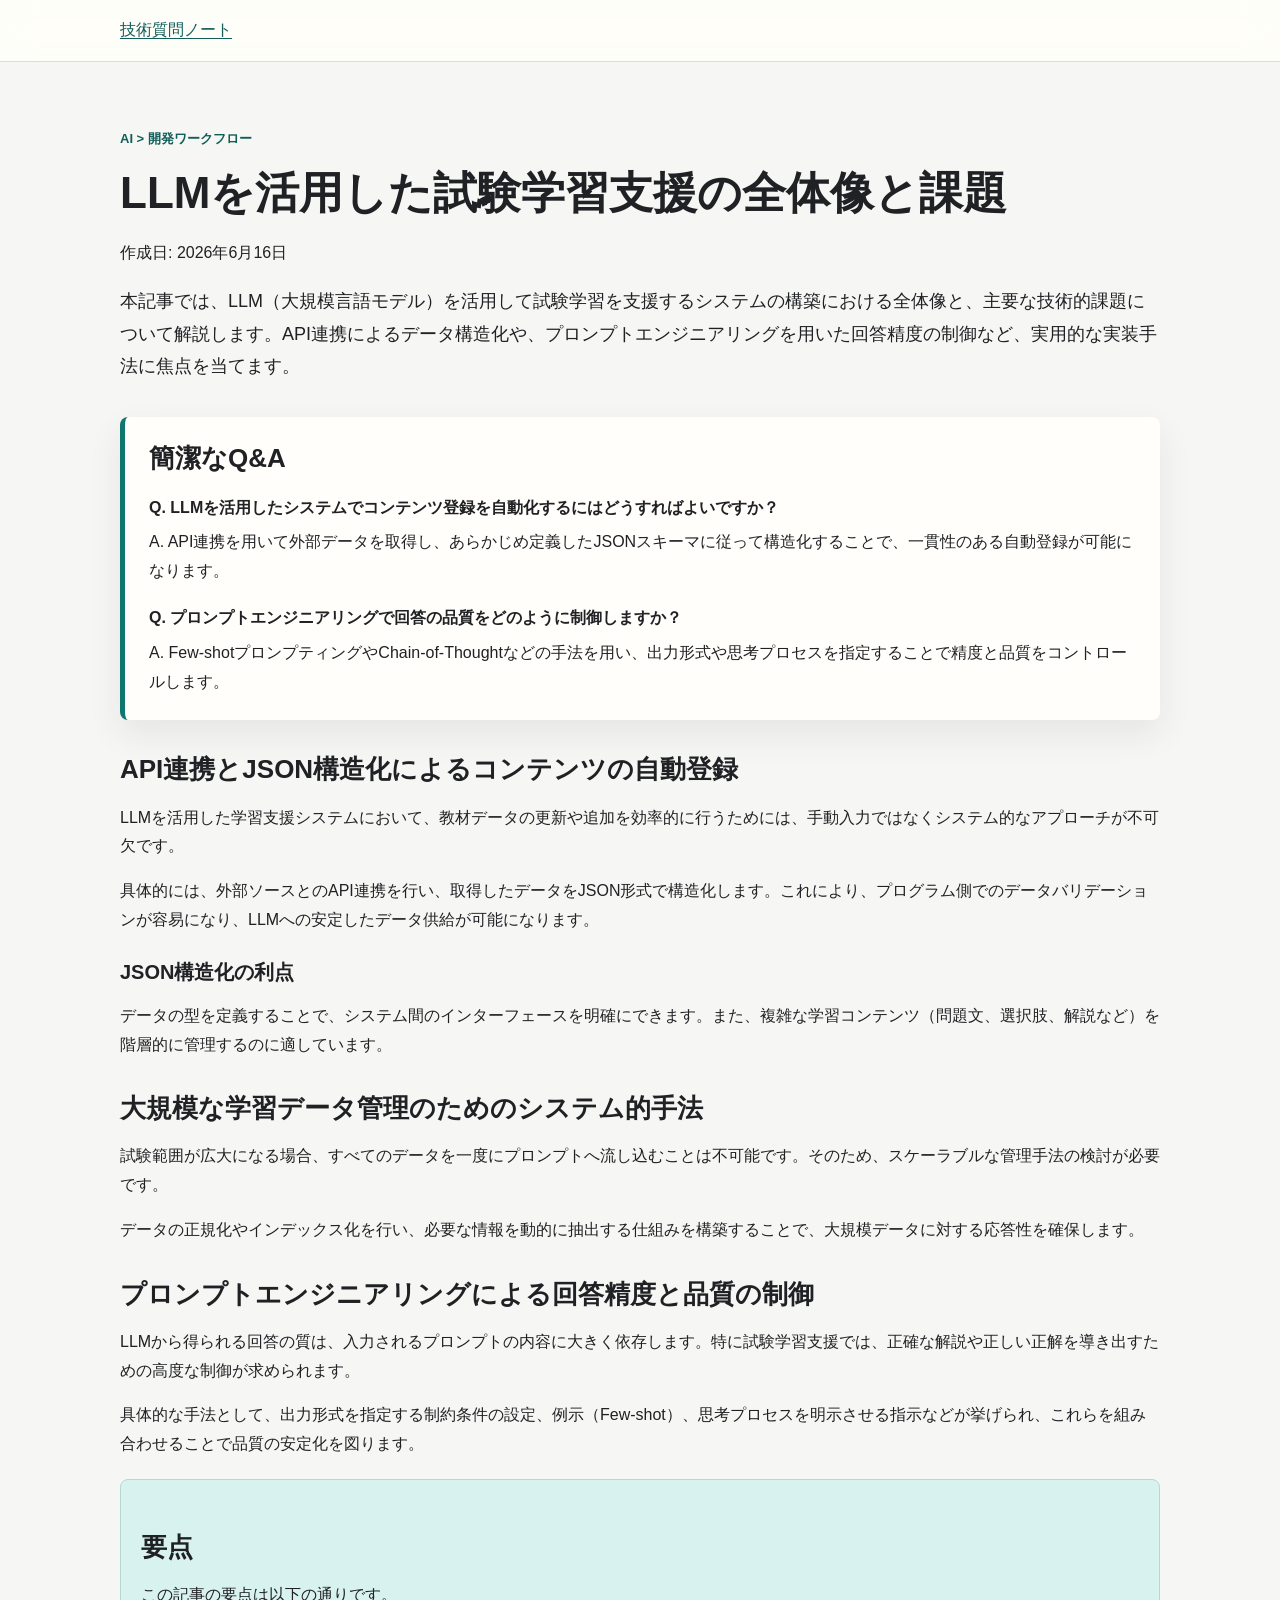
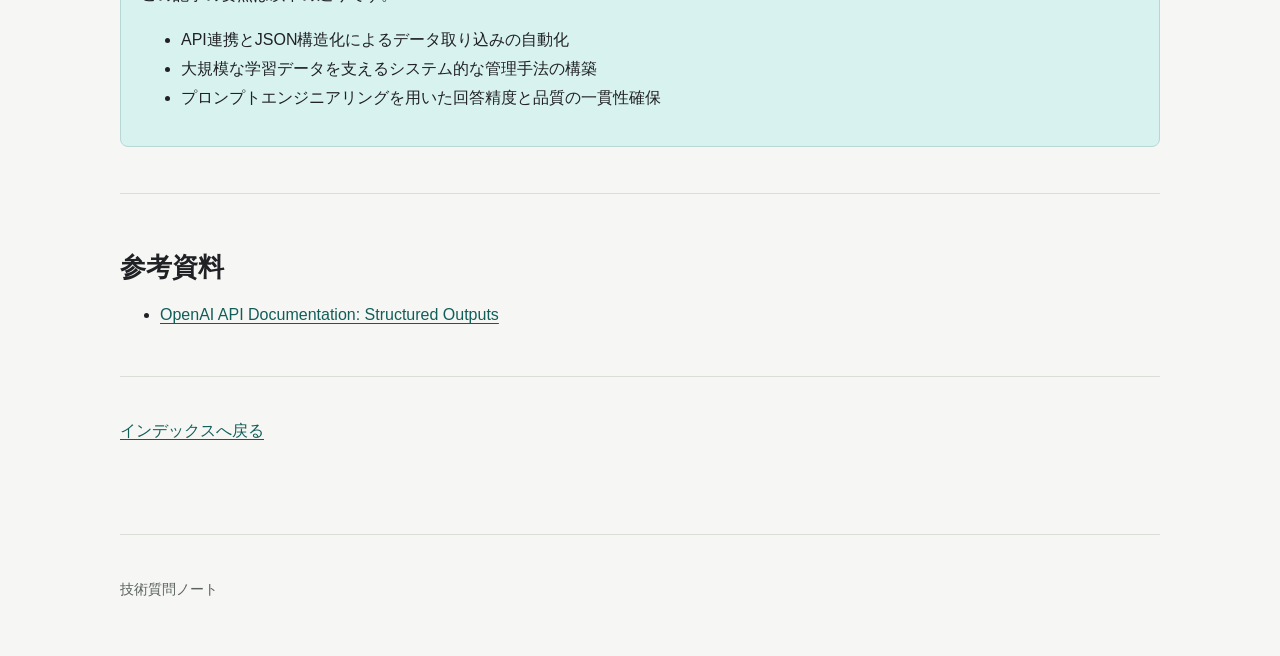
<file: public/articles/issue-7-llmを活用した試験学習支援の全体像と課題.html>
<!doctype html>
<html lang="ja">

<head>
    <meta charset="utf-8">
    <meta name="viewport" content="width=device-width, initial-scale=1">
    <title>LLMを活用した試験学習支援の全体像と課題 | 技術質問ノート</title>
    <link rel="stylesheet" href="../styles/site.css">
</head>

<body>
    <header class="site-header">
        <div class="header-inner">
            <a class="brand" href="../index.html">技術質問ノート</a>
        </div>
    </header>

    <main class="page">
        <article>
            
            <!-- ① ヒーローエリア -->
            <header class="hero">
                <p class="eyebrow">AI > 開発ワークフロー</p>
                <h1>LLMを活用した試験学習支援の全体像と課題</h1>
                <p class="article-created"><time datetime="2026-06-16">作成日: 2026年6月16日</time></p>
                <p class="lead">本記事では、LLM（大規模言語モデル）を活用して試験学習を支援するシステムの構築における全体像と、主要な技術的課題について解説します。API連携によるデータ構造化や、プロンプトエンジニアリングを用いた回答精度の制御など、実用的な実装手法に焦点を当てます。</p>
            </header>

            <!-- ② 簡潔なQ&Aセクション -->
            <section class="qa" aria-labelledby="quick-answer">
                <h2 id="quick-answer">簡潔なQ&amp;A</h2>
                <dl>
                    
                    <dt>Q. LLMを活用したシステムでコンテンツ登録を自動化するにはどうすればよいですか？</dt>
                    <dd>A. API連携を用いて外部データを取得し、あらかじめ定義したJSONスキーマに従って構造化することで、一貫性のある自動登録が可能になります。</dd>
                    
                    <dt>Q. プロンプトエンジニアリングで回答の品質をどのように制御しますか？</dt>
                    <dd>A. Few-shotプロンプティングやChain-of-Thoughtなどの手法を用い、出力形式や思考プロセスを指定することで精度と品質をコントロールします。</dd>
                    
                </dl>
            </section>

            <!-- ③ 本文セクション群 -->
            
            <h2>API連携とJSON構造化によるコンテンツの自動登録</h2>
            
            <p>LLMを活用した学習支援システムにおいて、教材データの更新や追加を効率的に行うためには、手動入力ではなくシステム的なアプローチが不可欠です。</p>
            
            <p>具体的には、外部ソースとのAPI連携を行い、取得したデータをJSON形式で構造化します。これにより、プログラム側でのデータバリデーションが容易になり、LLMへの安定したデータ供給が可能になります。</p>
            
            
            
            
            <h3>JSON構造化の利点</h3>
            
            <p>データの型を定義することで、システム間のインターフェースを明確にできます。また、複雑な学習コンテンツ（問題文、選択肢、解説など）を階層的に管理するのに適しています。</p>
            
            
            
            
            <h2>大規模な学習データ管理のためのシステム的手法</h2>
            
            <p>試験範囲が広大になる場合、すべてのデータを一度にプロンプトへ流し込むことは不可能です。そのため、スケーラブルな管理手法の検討が必要です。</p>
            
            <p>データの正規化やインデックス化を行い、必要な情報を動的に抽出する仕組みを構築することで、大規模データに対する応答性を確保します。</p>
            
            
            
            
            <h2>プロンプトエンジニアリングによる回答精度と品質の制御</h2>
            
            <p>LLMから得られる回答の質は、入力されるプロンプトの内容に大きく依存します。特に試験学習支援では、正確な解説や正しい正解を導き出すための高度な制御が求められます。</p>
            
            <p>具体的な手法として、出力形式を指定する制約条件の設定、例示（Few-shot）、思考プロセスを明示させる指示などが挙げられ、これらを組み合わせることで品質の安定化を図ります。</p>
            
            
            
            

            <!-- ④ 要点セクション -->
            <section class="note">
                <h2>要点</h2>
                <p>この記事の要点は以下の通りです。</p>
                <ul>
                    
                    <li>API連携とJSON構造化によるデータ取り込みの自動化</li>
                    
                    <li>大規模な学習データを支えるシステム的な管理手法の構築</li>
                    
                    <li>プロンプトエンジニアリングを用いた回答精度と品質の一貫性確保</li>
                    
                </ul>
            </section>

            <!-- ⑤ 参考資料セクション -->
            <section class="related" aria-label="参考資料">
                <h2>参考資料</h2>
                <ul>
                    
                    <li><a href="https://platform.openai.com/docs/guides/structured-outputs" target="_blank">OpenAI API Documentation: Structured Outputs</a></li>
                    
                </ul>
            </section>

            <!-- ⑥ 関連ナビゲーション -->
            <nav class="related" aria-label="関連リンク">
                <p><a href="../index.html">インデックスへ戻る</a></p>
            </nav>

        </article>
    </main>

    <footer class="site-footer">
        <p>技術質問ノート</p>
    </footer>
</body>

</html>
</file>
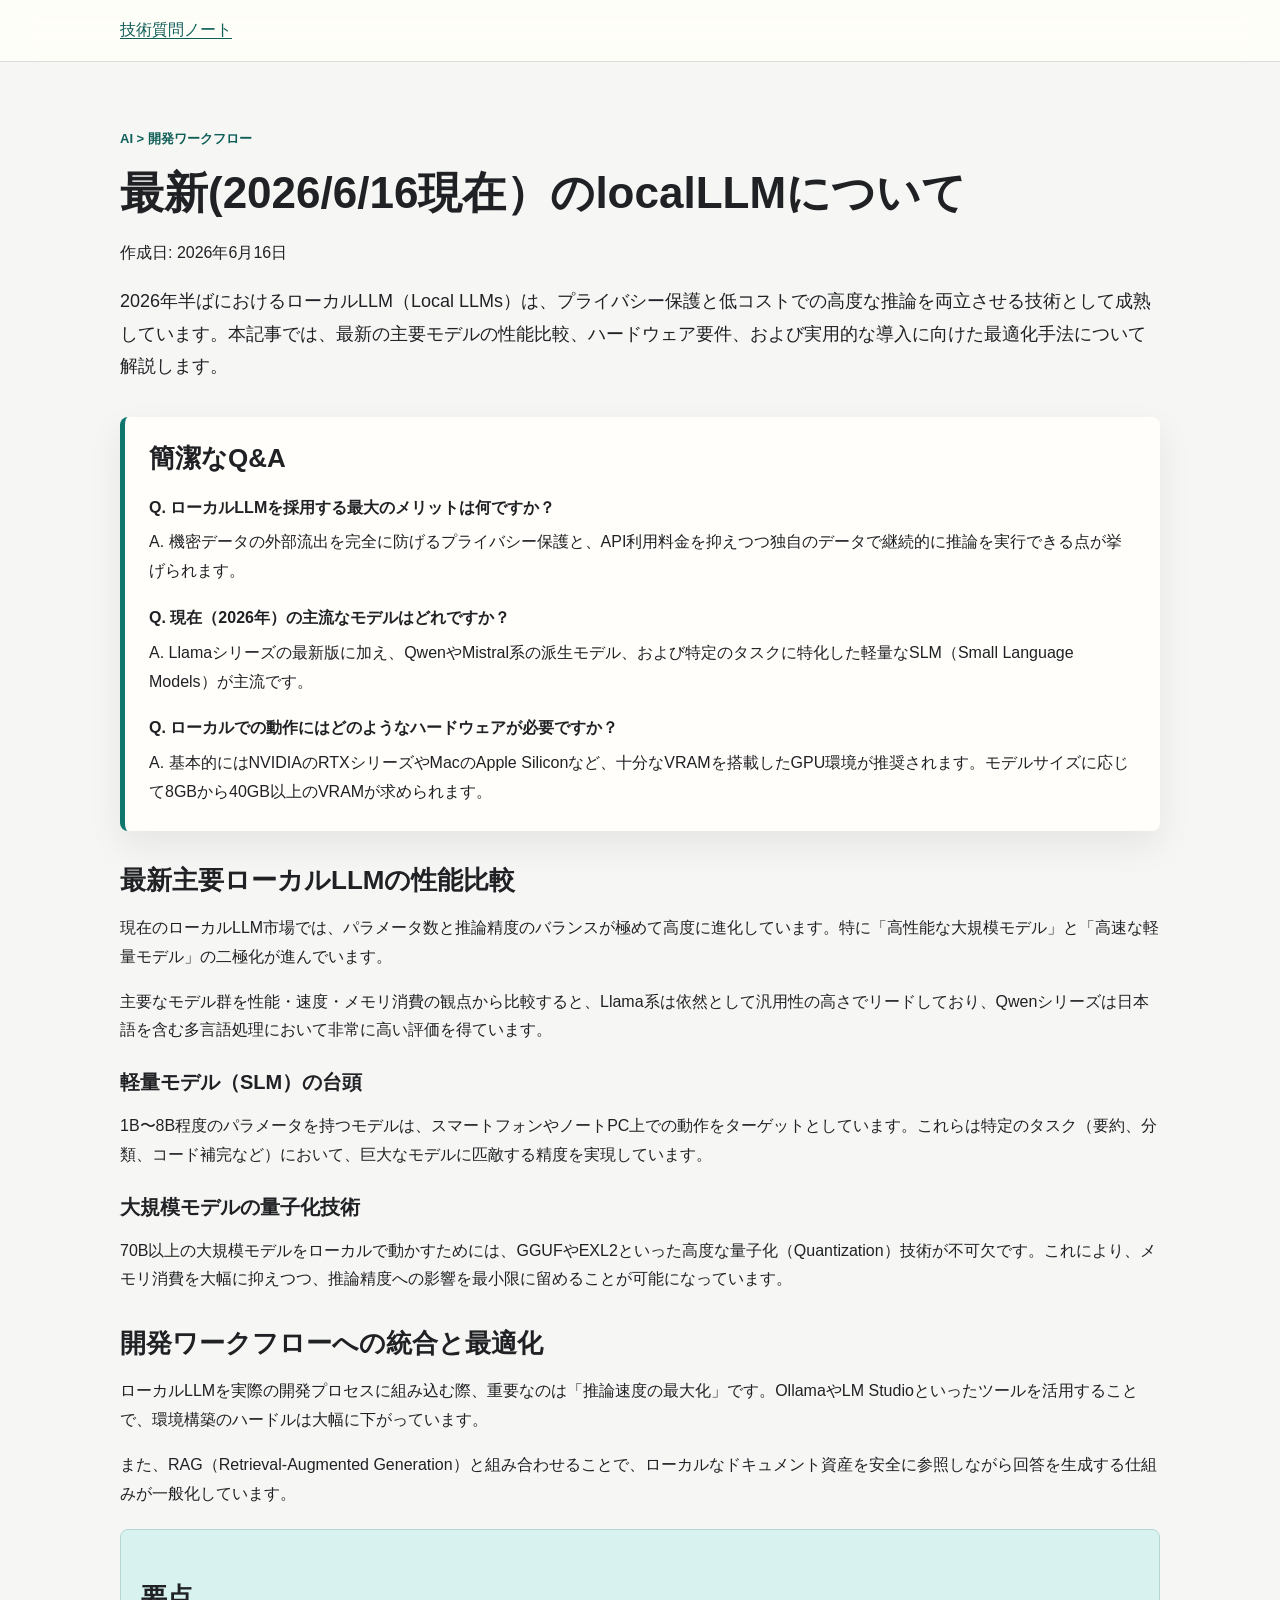
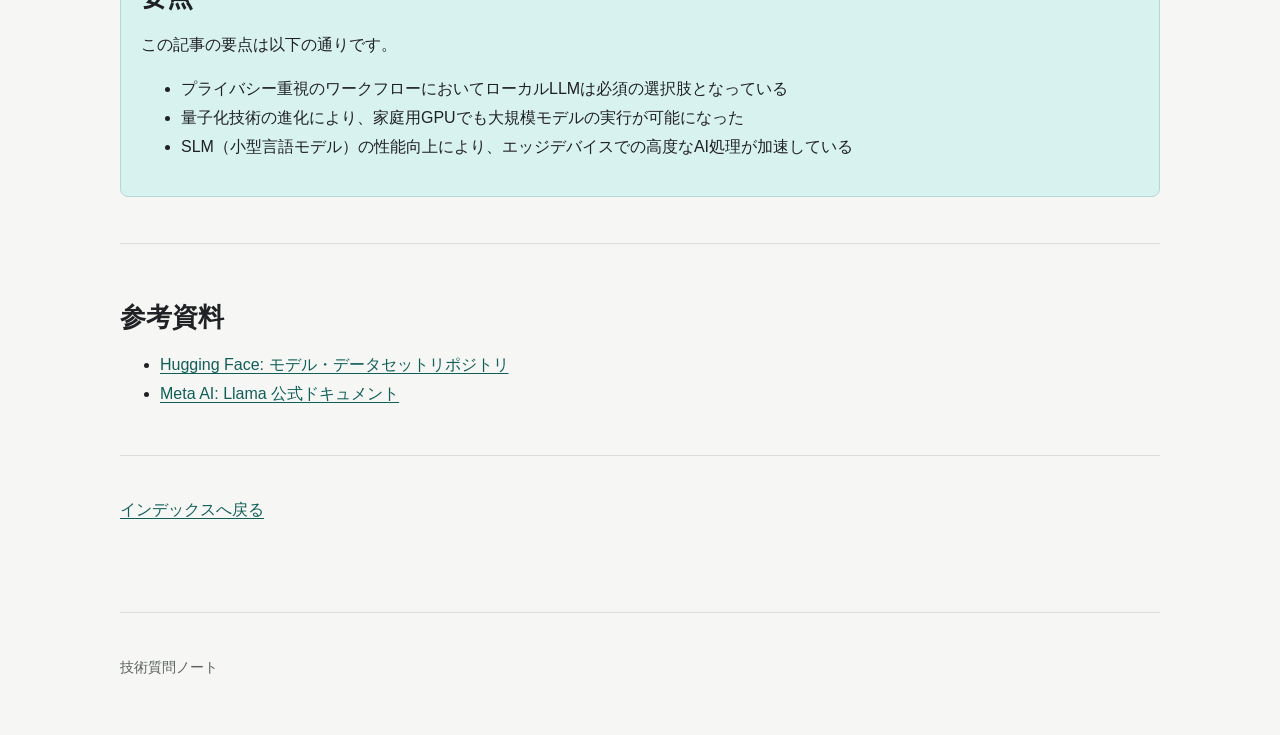
<file: public/articles/issue-8-最新2026616現在のlocalllmについて.html>
<!doctype html>
<html lang="ja">

<head>
    <meta charset="utf-8">
    <meta name="viewport" content="width=device-width, initial-scale=1">
    <title>最新(2026/6/16現在）のlocalLLMについて | 技術質問ノート</title>
    <link rel="stylesheet" href="../styles/site.css">
</head>

<body>
    <header class="site-header">
        <div class="header-inner">
            <a class="brand" href="../index.html">技術質問ノート</a>
        </div>
    </header>

    <main class="page">
        <article>
            
            <!-- ① ヒーローエリア -->
            <header class="hero">
                <p class="eyebrow">AI > 開発ワークフロー</p>
                <h1>最新(2026/6/16現在）のlocalLLMについて</h1>
                <p class="article-created"><time datetime="2026-06-16">作成日: 2026年6月16日</time></p>
                <p class="lead">2026年半ばにおけるローカルLLM（Local LLMs）は、プライバシー保護と低コストでの高度な推論を両立させる技術として成熟しています。本記事では、最新の主要モデルの性能比較、ハードウェア要件、および実用的な導入に向けた最適化手法について解説します。</p>
            </header>

            <!-- ② 簡潔なQ&Aセクション -->
            <section class="qa" aria-labelledby="quick-answer">
                <h2 id="quick-answer">簡潔なQ&amp;A</h2>
                <dl>
                    
                    <dt>Q. ローカルLLMを採用する最大のメリットは何ですか？</dt>
                    <dd>A. 機密データの外部流出を完全に防げるプライバシー保護と、API利用料金を抑えつつ独自のデータで継続的に推論を実行できる点が挙げられます。</dd>
                    
                    <dt>Q. 現在（2026年）の主流なモデルはどれですか？</dt>
                    <dd>A. Llamaシリーズの最新版に加え、QwenやMistral系の派生モデル、および特定のタスクに特化した軽量なSLM（Small Language Models）が主流です。</dd>
                    
                    <dt>Q. ローカルでの動作にはどのようなハードウェアが必要ですか？</dt>
                    <dd>A. 基本的にはNVIDIAのRTXシリーズやMacのApple Siliconなど、十分なVRAMを搭載したGPU環境が推奨されます。モデルサイズに応じて8GBから40GB以上のVRAMが求められます。</dd>
                    
                </dl>
            </section>

            <!-- ③ 本文セクション群 -->
            
            <h2>最新主要ローカルLLMの性能比較</h2>
            
            <p>現在のローカルLLM市場では、パラメータ数と推論精度のバランスが極めて高度に進化しています。特に「高性能な大規模モデル」と「高速な軽量モデル」の二極化が進んでいます。</p>
            
            <p>主要なモデル群を性能・速度・メモリ消費の観点から比較すると、Llama系は依然として汎用性の高さでリードしており、Qwenシリーズは日本語を含む多言語処理において非常に高い評価を得ています。</p>
            
            
            
            
            <h3>軽量モデル（SLM）の台頭</h3>
            
            <p>1B〜8B程度のパラメータを持つモデルは、スマートフォンやノートPC上での動作をターゲットとしています。これらは特定のタスク（要約、分類、コード補完など）において、巨大なモデルに匹敵する精度を実現しています。</p>
            
            
            <h3>大規模モデルの量子化技術</h3>
            
            <p>70B以上の大規模モデルをローカルで動かすためには、GGUFやEXL2といった高度な量子化（Quantization）技術が不可欠です。これにより、メモリ消費を大幅に抑えつつ、推論精度への影響を最小限に留めることが可能になっています。</p>
            
            
            
            
            <h2>開発ワークフローへの統合と最適化</h2>
            
            <p>ローカルLLMを実際の開発プロセスに組み込む際、重要なのは「推論速度の最大化」です。OllamaやLM Studioといったツールを活用することで、環境構築のハードルは大幅に下がっています。</p>
            
            <p>また、RAG（Retrieval-Augmented Generation）と組み合わせることで、ローカルなドキュメント資産を安全に参照しながら回答を生成する仕組みが一般化しています。</p>
            
            
            
            

            <!-- ④ 要点セクション -->
            <section class="note">
                <h2>要点</h2>
                <p>この記事の要点は以下の通りです。</p>
                <ul>
                    
                    <li>プライバシー重視のワークフローにおいてローカルLLMは必須の選択肢となっている</li>
                    
                    <li>量子化技術の進化により、家庭用GPUでも大規模モデルの実行が可能になった</li>
                    
                    <li>SLM（小型言語モデル）の性能向上により、エッジデバイスでの高度なAI処理が加速している</li>
                    
                </ul>
            </section>

            <!-- ⑤ 参考資料セクション -->
            <section class="related" aria-label="参考資料">
                <h2>参考資料</h2>
                <ul>
                    
                    <li><a href="https://huggingface.co/" target="_blank">Hugging Face: モデル・データセットリポジトリ</a></li>
                    
                    <li><a href="https://llama.meta.com/" target="_blank">Meta AI: Llama 公式ドキュメント</a></li>
                    
                </ul>
            </section>

            <!-- ⑥ 関連ナビゲーション -->
            <nav class="related" aria-label="関連リンク">
                <p><a href="../index.html">インデックスへ戻る</a></p>
            </nav>

        </article>
    </main>

    <footer class="site-footer">
        <p>技術質問ノート</p>
    </footer>
</body>

</html>
</file>
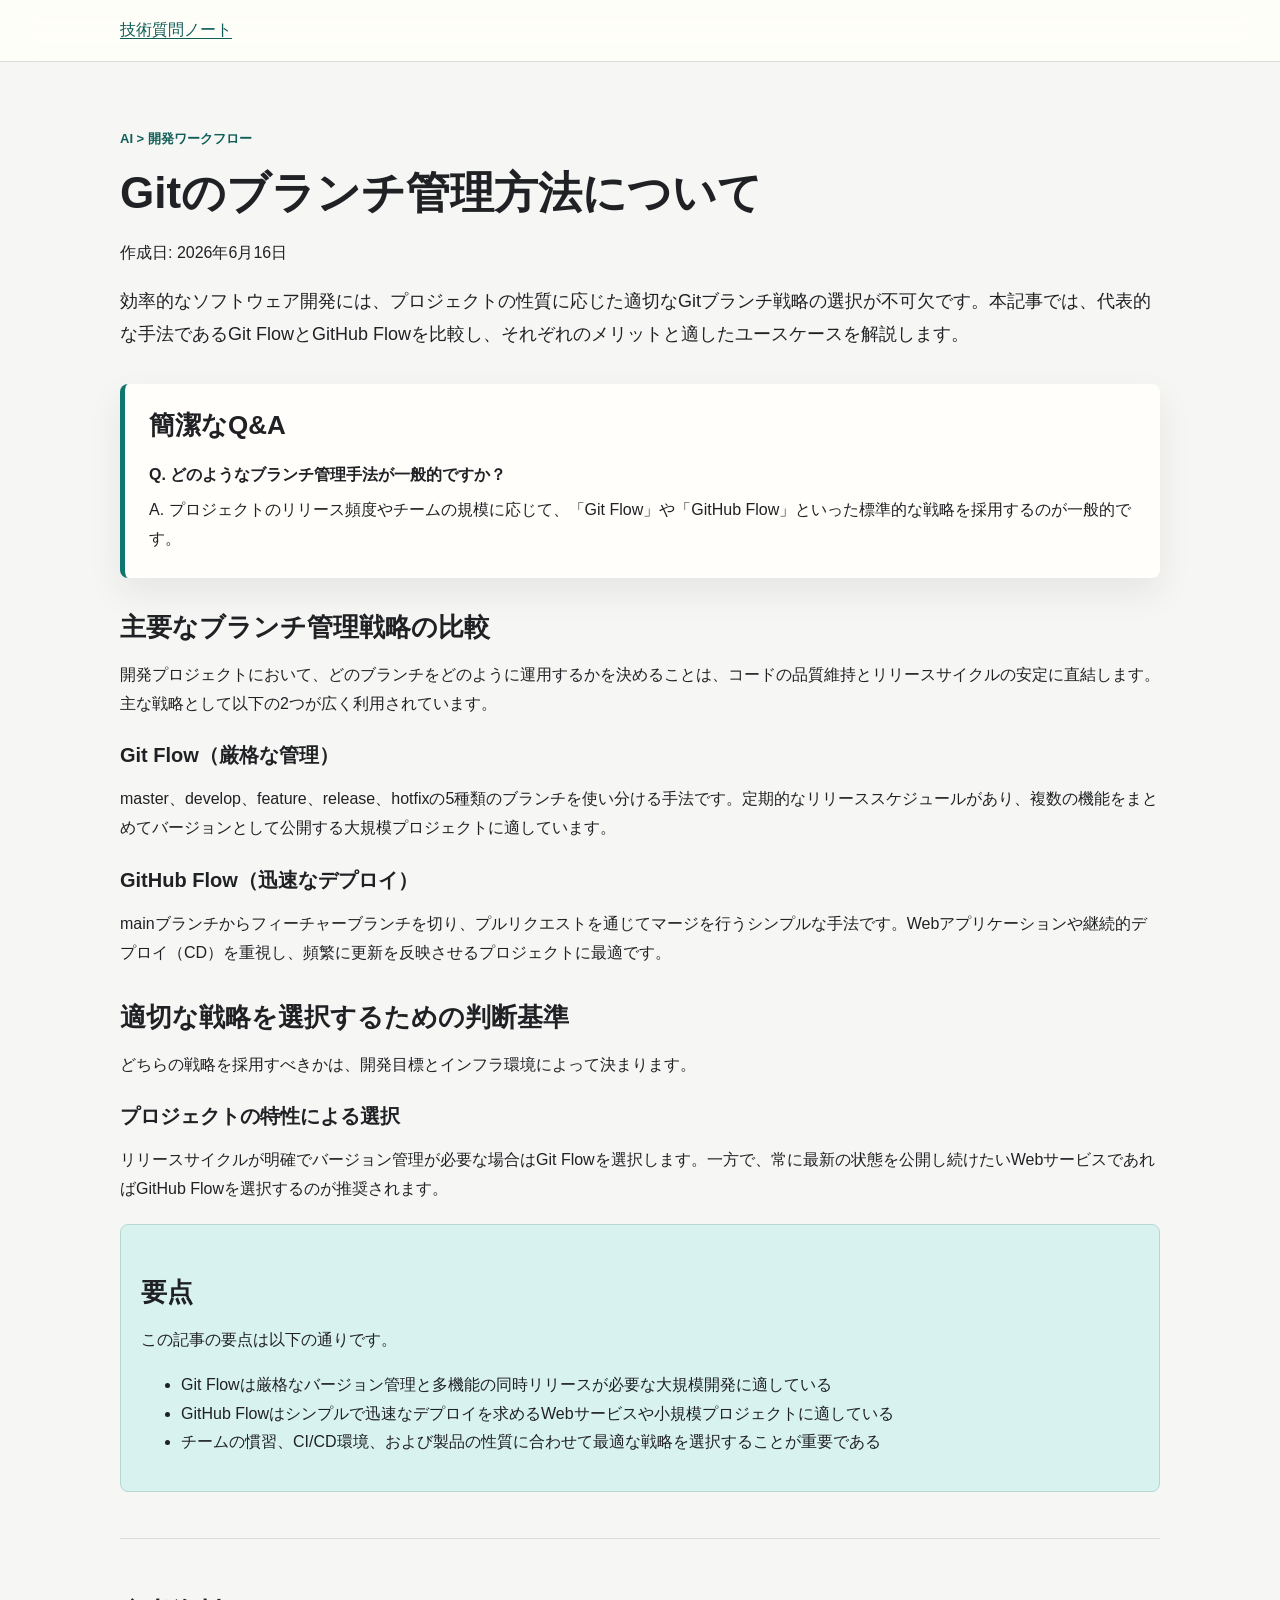
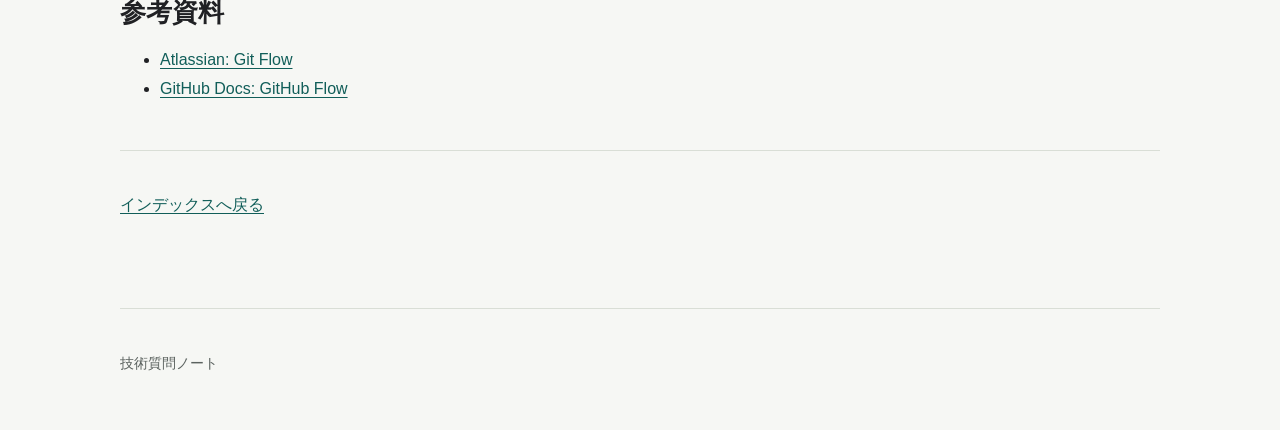
<file: public/articles/issue-9-gitのブランチ管理方法について.html>
<!doctype html>
<html lang="ja">

<head>
    <meta charset="utf-8">
    <meta name="viewport" content="width=device-width, initial-scale=1">
    <title>Gitのブランチ管理方法について | 技術質問ノート</title>
    <link rel="stylesheet" href="../styles/site.css">
</head>

<body>
    <header class="site-header">
        <div class="header-inner">
            <a class="brand" href="../index.html">技術質問ノート</a>
        </div>
    </header>

    <main class="page">
        <article>
            
            <!-- ① ヒーローエリア -->
            <header class="hero">
                <p class="eyebrow">AI > 開発ワークフロー</p>
                <h1>Gitのブランチ管理方法について</h1>
                <p class="article-created"><time datetime="2026-06-16">作成日: 2026年6月16日</time></p>
                <p class="lead">効率的なソフトウェア開発には、プロジェクトの性質に応じた適切なGitブランチ戦略の選択が不可欠です。本記事では、代表的な手法であるGit FlowとGitHub Flowを比較し、それぞれのメリットと適したユースケースを解説します。</p>
            </header>

            <!-- ② 簡潔なQ&Aセクション -->
            <section class="qa" aria-labelledby="quick-answer">
                <h2 id="quick-answer">簡潔なQ&amp;A</h2>
                <dl>
                    
                    <dt>Q. どのようなブランチ管理手法が一般的ですか？</dt>
                    <dd>A. プロジェクトのリリース頻度やチームの規模に応じて、「Git Flow」や「GitHub Flow」といった標準的な戦略を採用するのが一般的です。</dd>
                    
                </dl>
            </section>

            <!-- ③ 本文セクション群 -->
            
            <h2>主要なブランチ管理戦略の比較</h2>
            
            <p>開発プロジェクトにおいて、どのブランチをどのように運用するかを決めることは、コードの品質維持とリリースサイクルの安定に直結します。主な戦略として以下の2つが広く利用されています。</p>
            
            
            
            
            <h3>Git Flow（厳格な管理）</h3>
            
            <p>master、develop、feature、release、hotfixの5種類のブランチを使い分ける手法です。定期的なリリーススケジュールがあり、複数の機能をまとめてバージョンとして公開する大規模プロジェクトに適しています。</p>
            
            
            <h3>GitHub Flow（迅速なデプロイ）</h3>
            
            <p>mainブランチからフィーチャーブランチを切り、プルリクエストを通じてマージを行うシンプルな手法です。Webアプリケーションや継続的デプロイ（CD）を重視し、頻繁に更新を反映させるプロジェクトに最適です。</p>
            
            
            
            
            <h2>適切な戦略を選択するための判断基準</h2>
            
            <p>どちらの戦略を採用すべきかは、開発目標とインフラ環境によって決まります。</p>
            
            
            
            
            <h3>プロジェクトの特性による選択</h3>
            
            <p>リリースサイクルが明確でバージョン管理が必要な場合はGit Flowを選択します。一方で、常に最新の状態を公開し続けたいWebサービスであればGitHub Flowを選択するのが推奨されます。</p>
            
            
            
            

            <!-- ④ 要点セクション -->
            <section class="note">
                <h2>要点</h2>
                <p>この記事の要点は以下の通りです。</p>
                <ul>
                    
                    <li>Git Flowは厳格なバージョン管理と多機能の同時リリースが必要な大規模開発に適している</li>
                    
                    <li>GitHub Flowはシンプルで迅速なデプロイを求めるWebサービスや小規模プロジェクトに適している</li>
                    
                    <li>チームの慣習、CI/CD環境、および製品の性質に合わせて最適な戦略を選択することが重要である</li>
                    
                </ul>
            </section>

            <!-- ⑤ 参考資料セクション -->
            <section class="related" aria-label="参考資料">
                <h2>参考資料</h2>
                <ul>
                    
                    <li><a href="https://www.atlassian.com/git/tutorials/git-flow" target="_blank">Atlassian: Git Flow</a></li>
                    
                    <li><a href="https://docs.github.com/ja/guides/github-flow" target="_blank">GitHub Docs: GitHub Flow</a></li>
                    
                </ul>
            </section>

            <!-- ⑥ 関連ナビゲーション -->
            <nav class="related" aria-label="関連リンク">
                <p><a href="../index.html">インデックスへ戻る</a></p>
            </nav>

        </article>
    </main>

    <footer class="site-footer">
        <p>技術質問ノート</p>
    </footer>
</body>

</html>
</file>
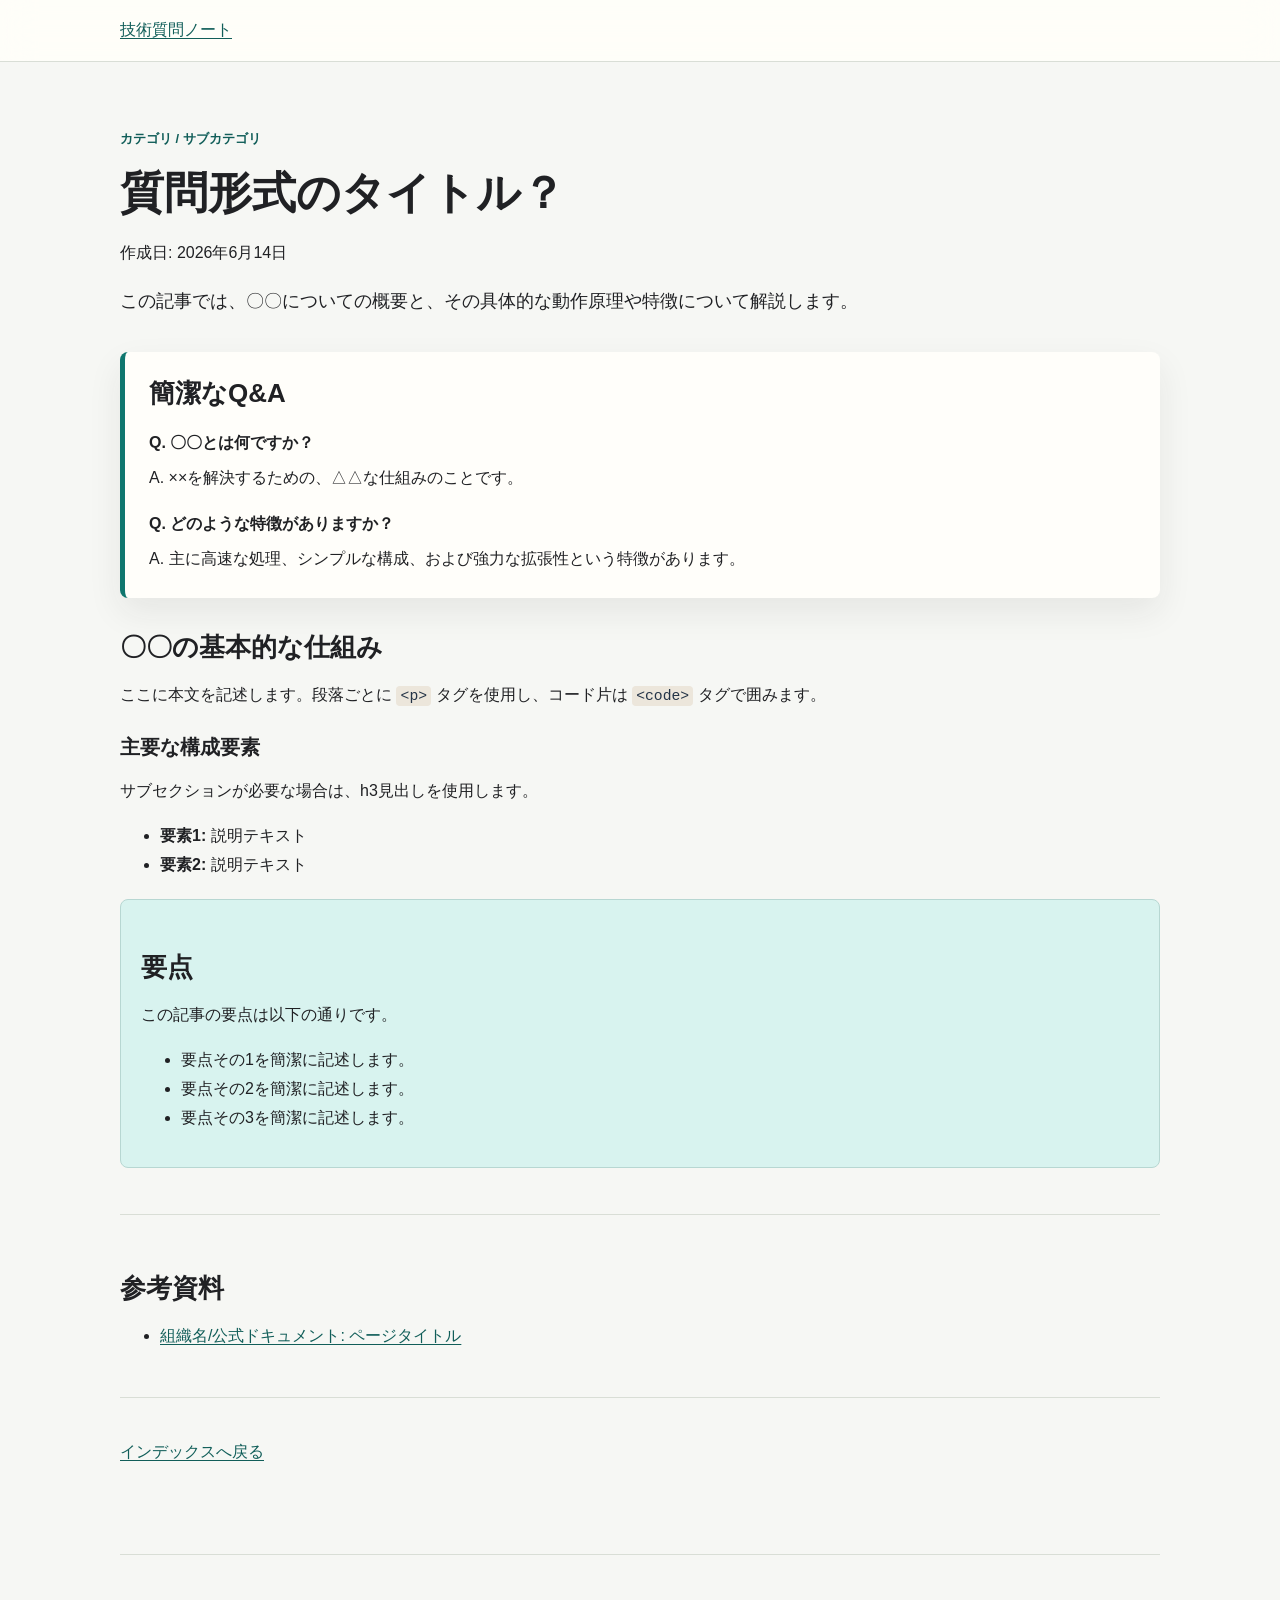
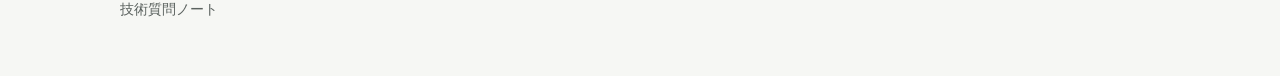
<file: public/articles/template.html>
<!doctype html>
<html lang="ja">

<head>
    <meta charset="utf-8">
    <meta name="viewport" content="width=device-width, initial-scale=1">
    <!-- 【必須】記事タイトル | 技術質問ノート の形式で記述してください -->
    <title>質問形式のタイトル | 技術質問ノート</title>
    <!-- 【必須】共通スタイルシートへの相対パス（public/articles/配下からの相対パス） -->
    <link rel="stylesheet" href="../styles/site.css">
</head>

<body>
    <!-- 【必須】サイト共通ヘッダー（記事ページ用：カテゴリナビは含めません） -->
    <header class="site-header">
        <div class="header-inner">
            <a class="brand" href="../index.html">技術質問ノート</a>
        </div>
    </header>

    <!-- 【必須】メインコンテンツ領域 -->
    <main class="page">
        <article>
            
            <!-- ① ヒーローエリア【必須】 -->
            <header class="hero">
                <!-- 【必須】カテゴリ / サブカテゴリ（例: 開発 > バックエンド & API） -->
                <p class="eyebrow">カテゴリ / サブカテゴリ</p>
                <!-- 【必須】質問形式のタイトル（h1） -->
                <h1>質問形式のタイトル？</h1>
                <!-- 【必須】作成日表示（日付とdatetime属性は scripts/sync-article-dates.py の実行時に Git コミット日から自動更新されます） -->
                <p class="article-created"><time datetime="2026-06-14">作成日: 2026年6月14日</time></p>
                <!-- 【必須】記事全体の結論や概要を端的にまとめたリード文（1段落、最大3文程度） -->
                <p class="lead">この記事では、〇〇についての概要と、その具体的な動作原理や特徴について解説します。</p>
            </header>

            <!-- ② 簡潔なQ&Aセクション【必須】 -->
            <section class="qa" aria-labelledby="quick-answer">
                <h2 id="quick-answer">簡潔なQ&amp;A</h2>
                <dl>
                    <!-- 質問と回答のペア（1〜6ペア程度。簡潔に常体で記述） -->
                    <dt>Q. 〇〇とは何ですか？</dt>
                    <dd>A. ××を解決するための、△△な仕組みのことです。</dd>
                    
                    <dt>Q. どのような特徴がありますか？</dt>
                    <dd>A. 主に高速な処理、シンプルな構成、および強力な拡張性という特徴があります。</dd>
                </dl>
            </section>

            <!-- ③ 図解セクション【任意】（必要に応じて使用してください） -->
            <!--
            <figure class="figure">
                <img src="../images/sample-diagram.svg" alt="〇〇の動作プロセスの図解" width="600" height="400">
                <figcaption>図1: 〇〇が処理を実行する際の流れ</figcaption>
            </figure>
            -->

            <!-- ④ 本文セクション群【必須】（h2/h3の見出し階層を順に守って記述してください） -->
            <h2>〇〇の基本的な仕組み</h2>
            <p>ここに本文を記述します。段落ごとに <code>&lt;p&gt;</code> タグを使用し、コード片は <code>&lt;code&gt;</code> タグで囲みます。</p>
            
            <h3>主要な構成要素</h3>
            <p>サブセクションが必要な場合は、h3見出しを使用します。</p>
            <ul>
                <li><strong>要素1:</strong> 説明テキスト</li>
                <li><strong>要素2:</strong> 説明テキスト</li>
            </ul>

            <!-- ⑤ 要点セクション【必須】（記事全体のまとめ） -->
            <section class="note">
                <h2>要点</h2>
                <p>この記事の要点は以下の通りです。</p>
                <ul>
                    <li>要点その1を簡潔に記述します。</li>
                    <li>要点その2を簡潔に記述します。</li>
                    <li>要点その3を簡潔に記述します。</li>
                </ul>
            </section>

            <!-- ⑥ 参考資料セクション【必須】（一次情報リンクを最低1件以上記載してください） -->
            <section class="related" aria-label="参考資料">
                <h2>参考資料</h2>
                <ul>
                    <!-- リンク先は公式ドキュメントや仕様書などの一次情報のみとします。組織名/サイト名: ページタイトルの形式を推奨 -->
                    <li><a href="https://example.com/docs">組織名/公式ドキュメント: ページタイトル</a></li>
                </ul>
            </section>

            <!-- ⑦ 関連ナビゲーション【必須】 -->
            <nav class="related" aria-label="関連リンク">
                <!-- 関連記事のリンクがあれば 1〜3件程度追加（相対パス） -->
                <!-- <p><a href="another-article.html">関連記事のタイトル</a></p> -->
                
                <!-- 【必須】インデックスへ戻るリンクを必ず末尾に含めます -->
                <p><a href="../index.html">インデックスへ戻る</a></p>
            </nav>

        </article>
    </main>

    <!-- 【必須】サイト共通フッター -->
    <footer class="site-footer">
        <p>技術質問ノート</p>
    </footer>
</body>

</html>
</file>
<file: public/styles/site.css>
/* ==========================================================================
   CSS スタイルシート (public/styles/site.css)
   ========================================================================== */

:root {
  color-scheme: light;
  --bg: #f6f7f4;           /* ページ背景 */
  --paper: #fffefa;        /* カード・セクション背景 */
  --ink: #202124;          /* 本文テキスト */
  --muted: #5b625f;        /* 補助テキスト */
  --line: #d9ded6;         /* ボーダー */
  --accent: #0f766e;       /* アクセント（ティール） */
  --accent-strong: #115e59;/* アクセント濃色 */
  --accent-soft: #d8f3ef;  /* アクセント薄色（背景） */
  --blue: #315f8c;         /* 青系アクセント */
  --blue-soft: #e7f0f8;    /* 青系薄色 */
  --gold: #9a6b18;         /* 金系アクセント */
  --gold-soft: #fbefd1;    /* 金系薄色 */
  --code: #243447;         /* コードテキスト */
  --shadow: 0 14px 34px rgba(32, 33, 36, 0.08); /* カードシャドウ */
}

/* ==========================================================================
   3. リセットとグローバル
   ========================================================================== */
* {
  box-sizing: border-box;
}

body {
  margin: 0;
  background-color: var(--bg);
  color: var(--ink);
  font-family: -apple-system, BlinkMacSystemFont, "Hiragino Sans", "Yu Gothic", "YuGothic", "Noto Sans JP", sans-serif;
  line-height: 1.8;
  overflow-wrap: anywhere;
}

img {
  max-width: 100%;
  height: auto;
}

a {
  color: var(--accent-strong);
  text-decoration-thickness: 0.08em;
  text-underline-offset: 0.18em;
}

/* ==========================================================================
   4. レイアウトシステム
   ========================================================================== */
.header-inner,
.page,
.site-footer {
  width: min(1040px, calc(100% - 32px));
  margin: 0 auto;
}

.page {
  padding-top: 52px;
  padding-bottom: 72px;
}

/* ==========================================================================
   5. コンポーネント一覧
   ========================================================================== */

/* 5.1 サイトヘッダー */
.site-header {
  position: sticky;
  top: 0;
  z-index: 10;
  background: rgba(255, 254, 250, 0.9);
  backdrop-filter: blur(16px);
  border-bottom: 1px solid var(--line);
}

.header-inner {
  display: flex;
  align-items: center;
  justify-content: space-between;
  padding: 16px 0;
}

/* 5.2 ナビゲーション */
.nav {
  display: flex;
  flex-wrap: wrap;
  gap: 14px;
}

/* 5.3 ヒーロー */
.hero {
  margin-bottom: 34px;
}

.home-hero {
  max-width: 900px;
  padding-bottom: 10px;
}

/* 5.4 セクションマップ */
.section-map {
  display: grid;
  grid-template-columns: repeat(auto-fit, minmax(150px, 1fr));
  gap: 10px;
  margin-bottom: 34px;
}

.section-map-card {
  display: block;
  padding: 16px;
  background: var(--paper);
  border: 1px solid var(--line);
  border-top: 4px solid var(--accent);
  border-radius: 8px;
  text-decoration: none;
  color: var(--ink);
  font-weight: 700;
  transition: transform 160ms ease, border-color 160ms ease, box-shadow 160ms ease;
}

.section-map-card:nth-child(1) { border-top-color: var(--accent); }
.section-map-card:nth-child(2) { border-top-color: var(--gold); }
.section-map-card:nth-child(3) { border-top-color: var(--blue); }
.section-map-card:nth-child(4) { border-top-color: #6f6a58; }
.section-map-card:nth-child(n+5) { border-top-color: var(--accent); }

.section-map-card:hover {
  transform: translateY(-2px);
  border-color: #b8c7c2;
  box-shadow: var(--shadow);
}

/* 5.5 新着カード */
.recent-grid {
  display: grid;
  grid-template-columns: repeat(3, 1fr);
  gap: 20px;
  margin-bottom: 40px;
}

.article-card {
  display: block;
  min-height: 170px;
  padding: 18px;
  border: 1px solid var(--line);
  border-radius: 8px;
  background: var(--paper);
  text-decoration: none;
  color: var(--ink);
  transition: transform 160ms ease, border-color 160ms ease, box-shadow 160ms ease;
}

.article-card:hover {
  transform: translateY(-2px);
  border-color: #b8c7c2;
  box-shadow: var(--shadow);
}

.card-meta-row {
  display: flex;
  flex-wrap: wrap;
  gap: 8px 12px;
  margin-bottom: 8px;
}

/* 5.6 横長カード */
.article-row-list {
  display: flex;
  flex-direction: column;
  gap: 12px;
  margin-bottom: 30px;
}

.article-row {
  display: flex;
  align-items: stretch;
  min-height: 88px;
  border: 1px solid var(--line);
  border-radius: 8px;
  background: var(--paper);
  text-decoration: none;
  color: var(--ink);
  overflow: hidden;
  transition: transform 160ms ease, border-color 160ms ease, box-shadow 160ms ease;
}

.article-row:hover {
  transform: translateY(-2px);
  border-color: #b8c7c2;
  box-shadow: var(--shadow);
}

.article-row-aside {
  flex: 0 0 118px;
  display: flex;
  flex-direction: column;
  justify-content: center;
  padding: 12px;
  border-right: 1px solid var(--line);
  background: linear-gradient(180deg, var(--accent-soft), rgba(216, 243, 239, 0.45));
}

.article-row-main {
  flex: 1 1 auto;
  padding: 12px 18px;
  display: flex;
  flex-direction: column;
  justify-content: center;
}

.article-row-title {
  font-size: 17px;
  font-weight: 700;
  margin: 0 0 4px 0;
  text-wrap: pretty;
}

.article-row-desc {
  font-size: 14px;
  color: var(--muted);
  margin: 0;
  display: -webkit-box;
  -webkit-line-clamp: 2;
  -webkit-box-orient: vertical;
  overflow: hidden;
}

.article-row-meta {
  flex: 0 0 9.5em;
  display: flex;
  align-items: center;
  justify-content: flex-end;
  padding: 12px 18px;
  color: var(--muted);
  font-size: 14px;
}

/* 5.7 Q&A セクション */
.qa {
  margin: 28px 0 30px;
  padding: 24px;
  border-left: 5px solid var(--accent);
  border-radius: 8px;
  background: var(--paper);
  box-shadow: var(--shadow);
}

.qa h2 {
  margin-top: 0;
}

.qa dl {
  margin: 0;
}

.qa dt {
  font-weight: 700;
  margin: 18px 0 6px;
}

.qa dd {
  margin: 0;
}

/* 5.8 図解・テーブル */
.figure {
  margin: 30px 0;
  padding: 18px;
  border: 1px solid var(--line);
  border-radius: 8px;
  background: var(--paper);
}

.figure table {
  width: 100%;
  border-collapse: collapse;
}

.figure th,
.figure td {
  padding: 8px 12px;
  border: 1px solid var(--line);
}

.figure th {
  background: #ece6db;
  font-weight: 700;
  text-align: left;
}

/* 5.9 要点 */
.note {
  padding: 18px 20px;
  border: 1px solid #b7d7d2;
  border-radius: 8px;
  background: var(--accent-soft);
  margin: 20px 0;
}

/* 5.10 参考・関連 */
.related {
  margin-top: 46px;
  padding-top: 24px;
  border-top: 1px solid var(--line);
}

/* 5.11 コード */
code {
  padding: 0.12em 0.28em;
  border-radius: 4px;
  background: #ece6db;
  color: var(--code);
  font-family: ui-monospace, SFMono-Regular, Menlo, Consolas, monospace;
  font-size: 0.92em;
}

pre {
  overflow-x: auto;
  background: var(--code);
  color: #fff;
  padding: 16px;
  border-radius: 8px;
}

pre code {
  background: transparent;
  color: inherit;
  padding: 0;
}

/* 5.12 フッター */
.site-footer {
  padding: 28px 0 40px;
  border-top: 1px solid var(--line);
  color: var(--muted);
  font-size: 14px;
}

/* ==========================================================================
   6. タイポグラフィスケール
   ========================================================================== */
h1 { font-size: 44px; line-height: 1.35; margin: 0 0 16px 0; }
h2 { font-size: 26px; line-height: 1.35; margin: 32px 0 16px 0; }
h3 { font-size: 20px; line-height: 1.35; margin: 24px 0 12px 0; }
h4 { font-size: 18px; line-height: 1.38; margin: 20px 0 8px 0; }

.lead { font-size: 18px; line-height: 1.8; }
.eyebrow { font-size: 13px; color: var(--accent-strong); font-weight: 700; text-transform: uppercase; }
.article-date { font-size: 13px; color: var(--muted); }
.meta { font-size: 14px; color: var(--muted); }

/* ==========================================================================
   8. ブレークポイント（レスポンシブ）
   ========================================================================== */

/* タブレット (<= 900px) */
@media (max-width: 900px) {
  .page {
    padding-top: 30px;
    padding-bottom: 52px;
  }

  .recent-grid {
    grid-template-columns: repeat(2, 1fr);
  }

  .article-row-meta {
    width: 100%;
    justify-content: flex-start;
    padding-top: 8px;
    border-top: 1px solid var(--line);
  }
}

/* スマホ (<= 720px) */
@media (max-width: 720px) {
  .header-inner {
    flex-direction: column;
    align-items: flex-start;
    gap: 12px;
  }

  .nav {
    width: 100%;
  }

  .nav a {
    display: inline-block;
    padding: 6px 16px;
    background: var(--paper);
    border: 1px solid var(--line);
    border-radius: 999px;
    text-decoration: none;
    font-size: 14px;
  }

  h1 { font-size: 30px; }
  h2 { font-size: 23px; }
  h3 { font-size: 18px; }
  h4 { font-size: 18px; }

  .hero {
    margin-bottom: 24px;
  }

  .recent-grid {
    grid-template-columns: 1fr;
  }

  .article-row {
    flex-direction: column;
  }

  .article-row-aside {
    flex: 0 0 auto;
    width: 100%;
    flex-direction: row;
    justify-content: space-between;
    align-items: center;
    border-right: none;
    border-bottom: 1px solid var(--line);
  }

  .article-row-main {
    width: 100%;
  }

  .article-row-meta {
    width: 100%;
    border-top: 1px solid var(--line);
  }

  .figure {
    display: block;
    overflow-x: auto;
  }
}

/* ==========================================================================
   9. 未使用 / 予約クラス (CSS定義のみ)
   ========================================================================== */
.muted-cluster {
  background: #f1f4ef;
}
.empty-note {
  color: var(--muted);
  font-style: italic;
}
.blue-soft {
  background: var(--blue-soft);
}
.gold-soft {
  background: var(--gold-soft);
}
</file>
